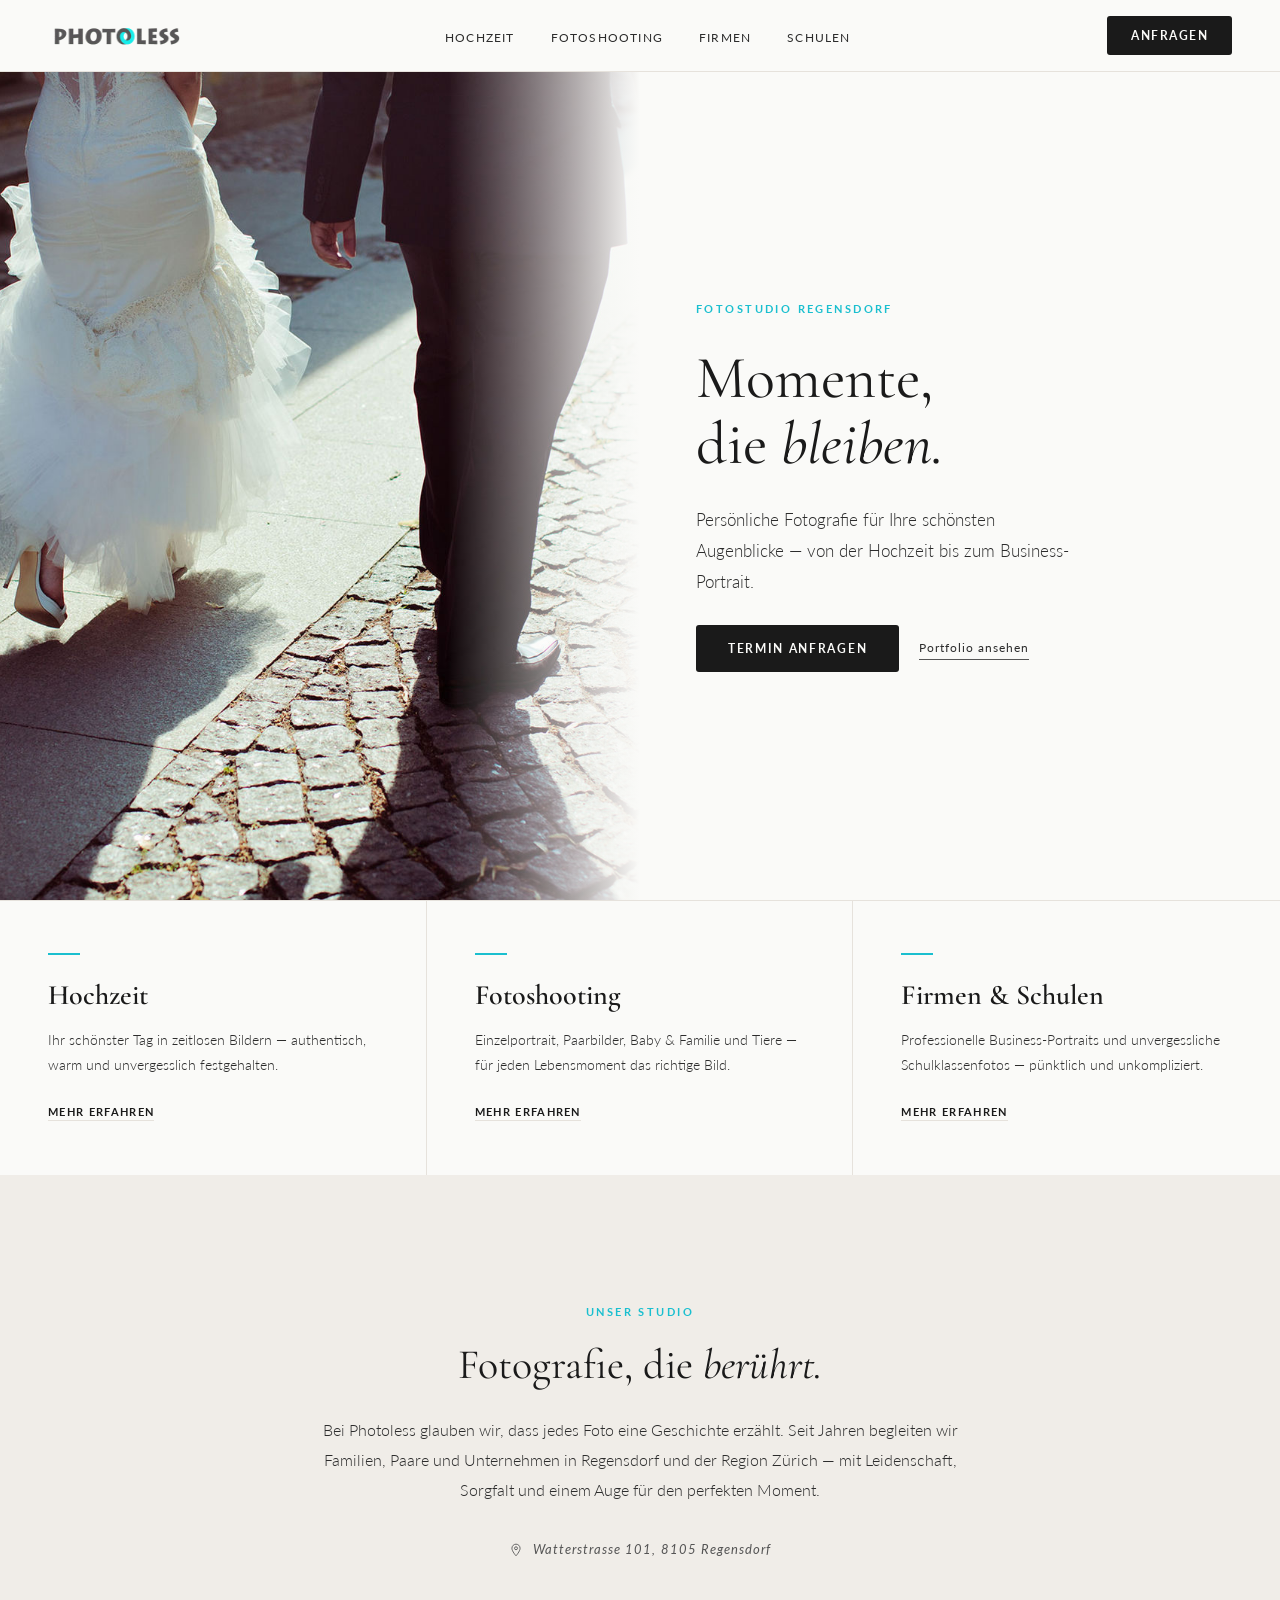
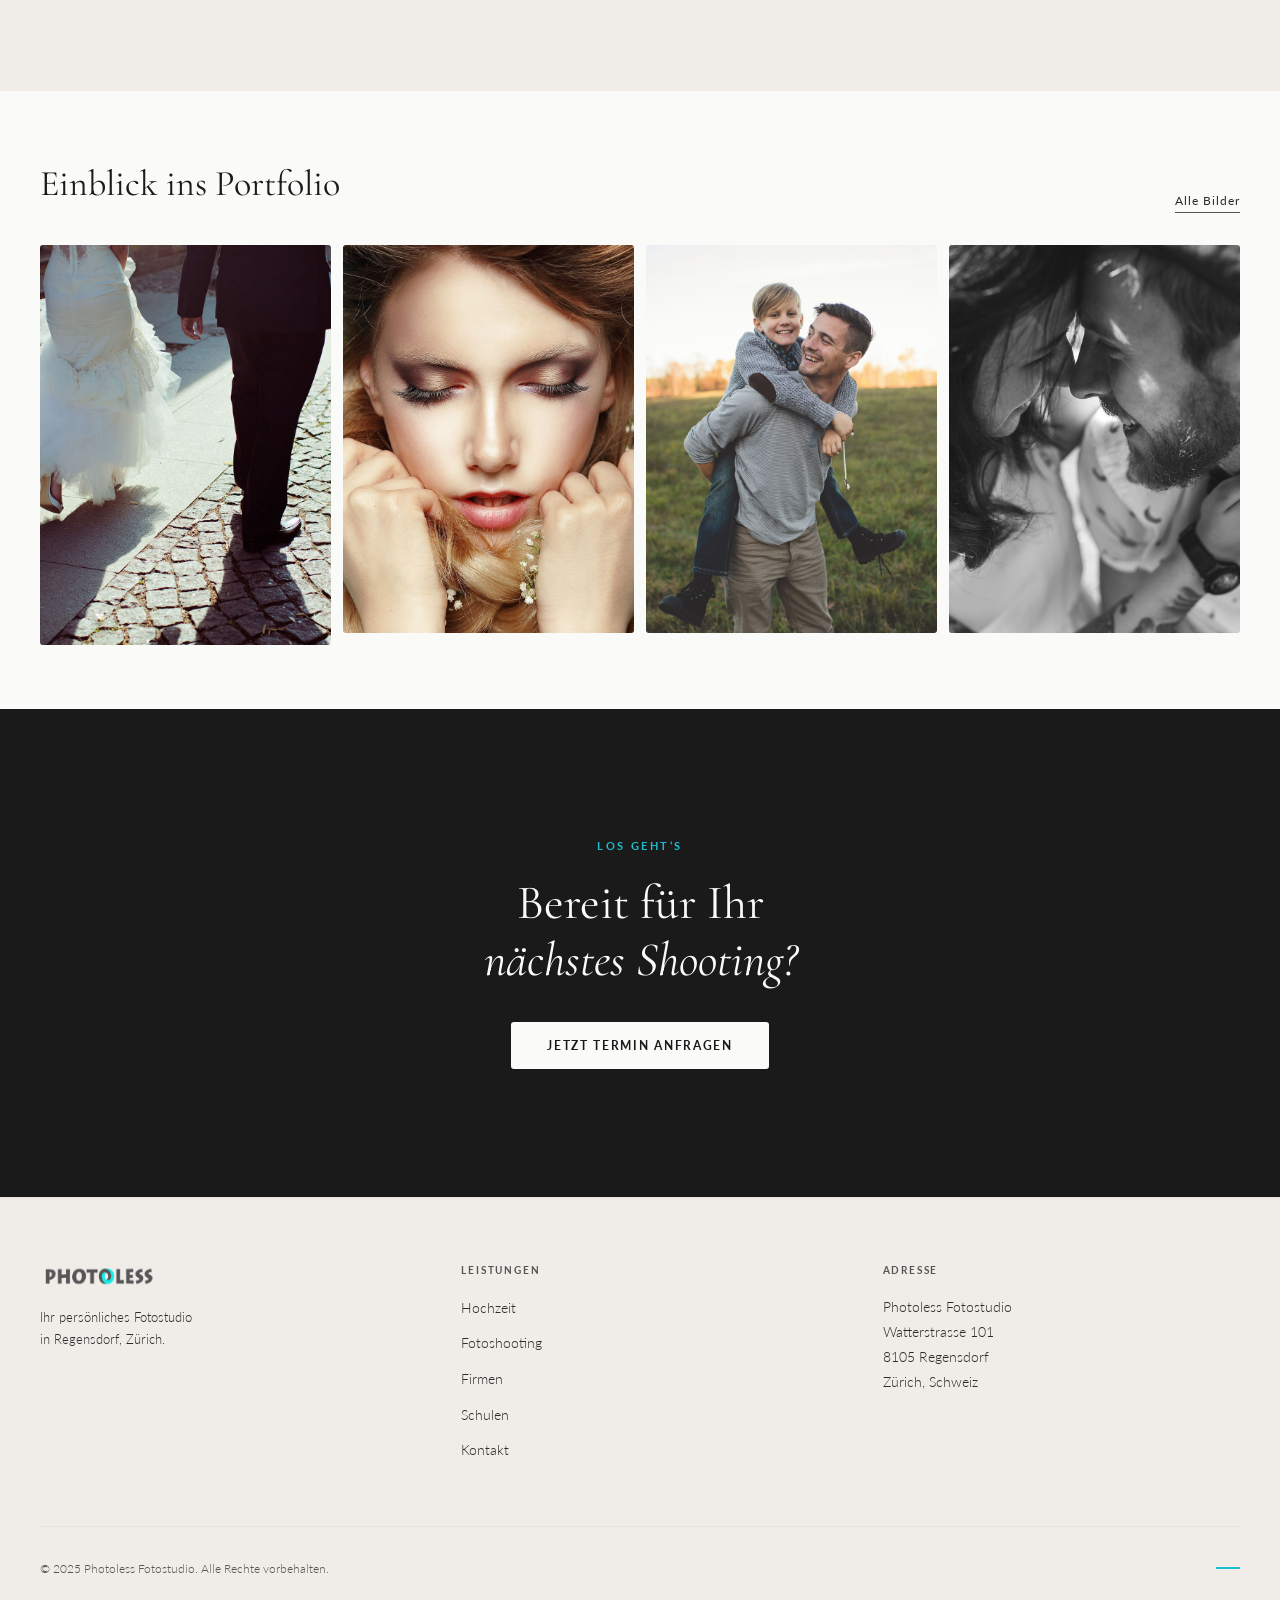
<file: index.html>
<!DOCTYPE html>
<html lang="de">
<head>
  <meta charset="UTF-8">
  <meta name="viewport" content="width=device-width, initial-scale=1.0">
  <title>Photoless &#8212; Fotostudio Regensdorf | Hochzeit, Portrait, Business</title>
  <meta name="description" content="Photoless &#8212; Ihr pers&#246;nliches Fotostudio in Regensdorf. Hochzeitsfotografie, Portraits, Businessfotos und Schulklassenbilder. Jetzt Termin anfragen.">
  <meta property="og:title" content="Photoless &#8212; Fotostudio Regensdorf">
  <meta property="og:description" content="Pers&#246;nliche Fotografie f&#252;r Ihre sch&#246;nsten Momente &#8212; Hochzeit, Portrait, Business und Schulen.">
  <meta property="og:type" content="website">
  <link rel="preconnect" href="https://fonts.googleapis.com">
  <link rel="preconnect" href="https://fonts.gstatic.com" crossorigin>
  <link href="https://fonts.googleapis.com/css2?family=Cormorant+Garamond:ital,wght@0,300;0,400;0,600;1,300;1,400&family=Lato:wght@300;400;700&display=swap" rel="stylesheet">
  <link rel="stylesheet" href="css/reset.css">
  <link rel="stylesheet" href="css/variables.css">
  <link rel="stylesheet" href="css/style.css">
</head>
<body>

<!-- ── NAVIGATION ───────────────────────────────── -->
<header class="nav" role="banner">
  <a href="index.html" class="nav__logo" aria-label="Photoless &#8212; Zur Startseite">
    <img src="assets/images/logo.png" alt="Photoless Fotostudio" width="140" height="30">
  </a>
  <nav aria-label="Hauptnavigation">
    <ul class="nav__links">
      <li><a href="hochzeit.html">Hochzeit</a></li>
      <li><a href="fotoshooting.html">Fotoshooting</a></li>
      <li><a href="firmen.html">Firmen</a></li>
      <li><a href="schulen.html">Schulen</a></li>
    </ul>
  </nav>
  <a href="kontakt.html" class="nav__cta" id="nav-cta">Anfragen</a>
  <button class="nav__toggle" id="nav-toggle" aria-label="Men&#252; &#246;ffnen" aria-expanded="false" aria-controls="nav-mobile">
    <span></span><span></span><span></span>
  </button>
</header>

<nav class="nav__mobile" id="nav-mobile" aria-label="Mobile Navigation">
  <a href="hochzeit.html">Hochzeit</a>
  <a href="fotoshooting.html">Fotoshooting</a>
  <a href="firmen.html">Firmen</a>
  <a href="schulen.html">Schulen</a>
  <a href="kontakt.html" class="btn--primary">Termin anfragen</a>
</nav>

<main id="main-content">

  <!-- ── HERO ─────────────────────────────────── -->
  <section class="hero" aria-label="Willkommen bei Photoless">
    <div class="hero__image">
      <img src="assets/images/hochzeit/03.jpg" alt="Hochzeitsfotografie Regensdorf — Photoless" loading="eager">
    </div>
    <div class="hero__text">
      <p class="hero__eyebrow fade-in">Fotostudio Regensdorf</p>
      <h1 class="hero__heading fade-in">
        Momente,<br>die <em>bleiben.</em>
      </h1>
      <p class="hero__body fade-in">
        Pers&#246;nliche Fotografie f&#252;r Ihre sch&#246;nsten Augenblicke &#8212;
        von der Hochzeit bis zum Business-Portrait.
      </p>
      <div class="hero__actions fade-in">
        <a href="kontakt.html" class="btn--primary" id="hero-cta">Termin anfragen</a>
        <a href="fotoshooting.html" class="btn--ghost" id="hero-portfolio">Portfolio ansehen</a>
      </div>
    </div>
  </section>

  <!-- ── SERVICES ──────────────────────────────── -->
  <section class="services" aria-label="Unsere Leistungen">
    <article class="services__item fade-in">
      <div class="services__bar" aria-hidden="true"></div>
      <h2 class="services__heading">Hochzeit</h2>
      <p class="services__body">
        Ihr sch&#246;nster Tag in zeitlosen Bildern &#8212; authentisch, warm
        und unvergesslich festgehalten.
      </p>
      <a href="hochzeit.html" class="services__link" id="svc-wedding">Mehr erfahren</a>
    </article>
    <article class="services__item fade-in">
      <div class="services__bar" aria-hidden="true"></div>
      <h2 class="services__heading">Fotoshooting</h2>
      <p class="services__body">
        Einzelportrait, Paarbilder, Baby &amp; Familie und Tiere &#8212;
        f&#252;r jeden Lebensmoment das richtige Bild.
      </p>
      <a href="fotoshooting.html" class="services__link" id="svc-shooting">Mehr erfahren</a>
    </article>
    <article class="services__item fade-in">
      <div class="services__bar" aria-hidden="true"></div>
      <h2 class="services__heading">Firmen &amp; Schulen</h2>
      <p class="services__body">
        Professionelle Business-Portraits und unvergessliche
        Schulklassenfotos &#8212; p&#252;nktlich und unkompliziert.
      </p>
      <a href="firmen.html" class="services__link" id="svc-business">Mehr erfahren</a>
    </article>
  </section>

  <!-- ── ABOUT ─────────────────────────────────── -->
  <section class="about" aria-label="&#220;ber Photoless">
    <div class="about__inner">
      <p class="about__eyebrow fade-in">Unser Studio</p>
      <h2 class="about__heading fade-in">
        Fotografie, die <em>ber&#252;hrt.</em>
      </h2>
      <p class="about__body fade-in">
        Bei Photoless glauben wir, dass jedes Foto eine Geschichte erz&#228;hlt.
        Seit Jahren begleiten wir Familien, Paare und Unternehmen in Regensdorf
        und der Region Z&#252;rich &#8212; mit Leidenschaft, Sorgfalt und einem
        Auge f&#252;r den perfekten Moment.
      </p>
      <address class="about__location fade-in">
        <svg width="14" height="14" viewBox="0 0 24 24" fill="none" stroke="currentColor" stroke-width="1.5" aria-hidden="true">
          <path d="M12 2C8.13 2 5 5.13 5 9c0 5.25 7 13 7 13s7-7.75 7-13c0-3.87-3.13-7-7-7z"/>
          <circle cx="12" cy="9" r="2.5"/>
        </svg>
        Watterstrasse 101, 8105 Regensdorf
      </address>
    </div>
  </section>

  <!-- ── GALLERY TEASE ─────────────────────────── -->
  <section class="gallery" aria-label="Portfolio Einblick">
    <div class="gallery__header fade-in">
      <h2 class="gallery__heading">Einblick ins Portfolio</h2>
      <a href="fotoshooting.html" class="btn--ghost" id="gallery-more">Alle Bilder</a>
    </div>
    <div class="gallery__grid">
      <div class="gallery__item fade-in"><img src="assets/images/hochzeit/03.jpg" alt="Hochzeitsfotografie" loading="lazy"></div>
      <div class="gallery__item fade-in"><img src="assets/images/einzeln/03.jpg" alt="Einzelshooting Portrait" loading="lazy"></div>
      <div class="gallery__item fade-in"><img src="assets/images/familie/03.jpg" alt="Baby und Familie" loading="lazy"></div>
      <div class="gallery__item fade-in"><img src="assets/images/paar/03.jpg" alt="Paarbilder" loading="lazy"></div>
    </div>
  </section>

  <!-- ── CTA BANNER ────────────────────────────── -->
  <section class="cta-banner" aria-label="Termin anfragen">
    <p class="cta-banner__eyebrow fade-in">Los geht&#8217;s</p>
    <h2 class="cta-banner__heading fade-in">
      Bereit f&#252;r Ihr<br><em>n&#228;chstes Shooting?</em>
    </h2>
    <a href="kontakt.html" class="btn--light fade-in" id="banner-cta">Jetzt Termin anfragen</a>
  </section>

</main>

<!-- ── FOOTER ─────────────────────────────────── -->
<footer class="footer" role="contentinfo">
  <div class="footer__inner">
    <div>
      <a href="index.html" class="footer__logo" aria-label="Photoless Startseite">
        <img src="assets/images/logo.png" alt="Photoless" width="120" height="26">
      </a>
      <p class="footer__tagline">
        Ihr pers&#246;nliches Fotostudio<br>in Regensdorf, Z&#252;rich.
      </p>
    </div>
    <nav aria-label="Footer Navigation">
      <p class="footer__heading">Leistungen</p>
      <ul class="footer__links">
        <li><a href="hochzeit.html">Hochzeit</a></li>
        <li><a href="fotoshooting.html">Fotoshooting</a></li>
        <li><a href="firmen.html">Firmen</a></li>
        <li><a href="schulen.html">Schulen</a></li>
        <li><a href="kontakt.html">Kontakt</a></li>
      </ul>
    </nav>
    <div>
      <p class="footer__heading">Adresse</p>
      <address class="footer__address">
        Photoless Fotostudio<br>
        Watterstrasse 101<br>
        8105 Regensdorf<br>
        Z&#252;rich, Schweiz
      </address>
    </div>
  </div>
  <div class="footer__bottom">
    <p class="footer__copy">&copy; 2025 Photoless Fotostudio. Alle Rechte vorbehalten.</p>
    <div class="footer__accent" aria-hidden="true"></div>
  </div>
</footer>

<script src="js/main.js"></script>
</body>
</html>
</file>
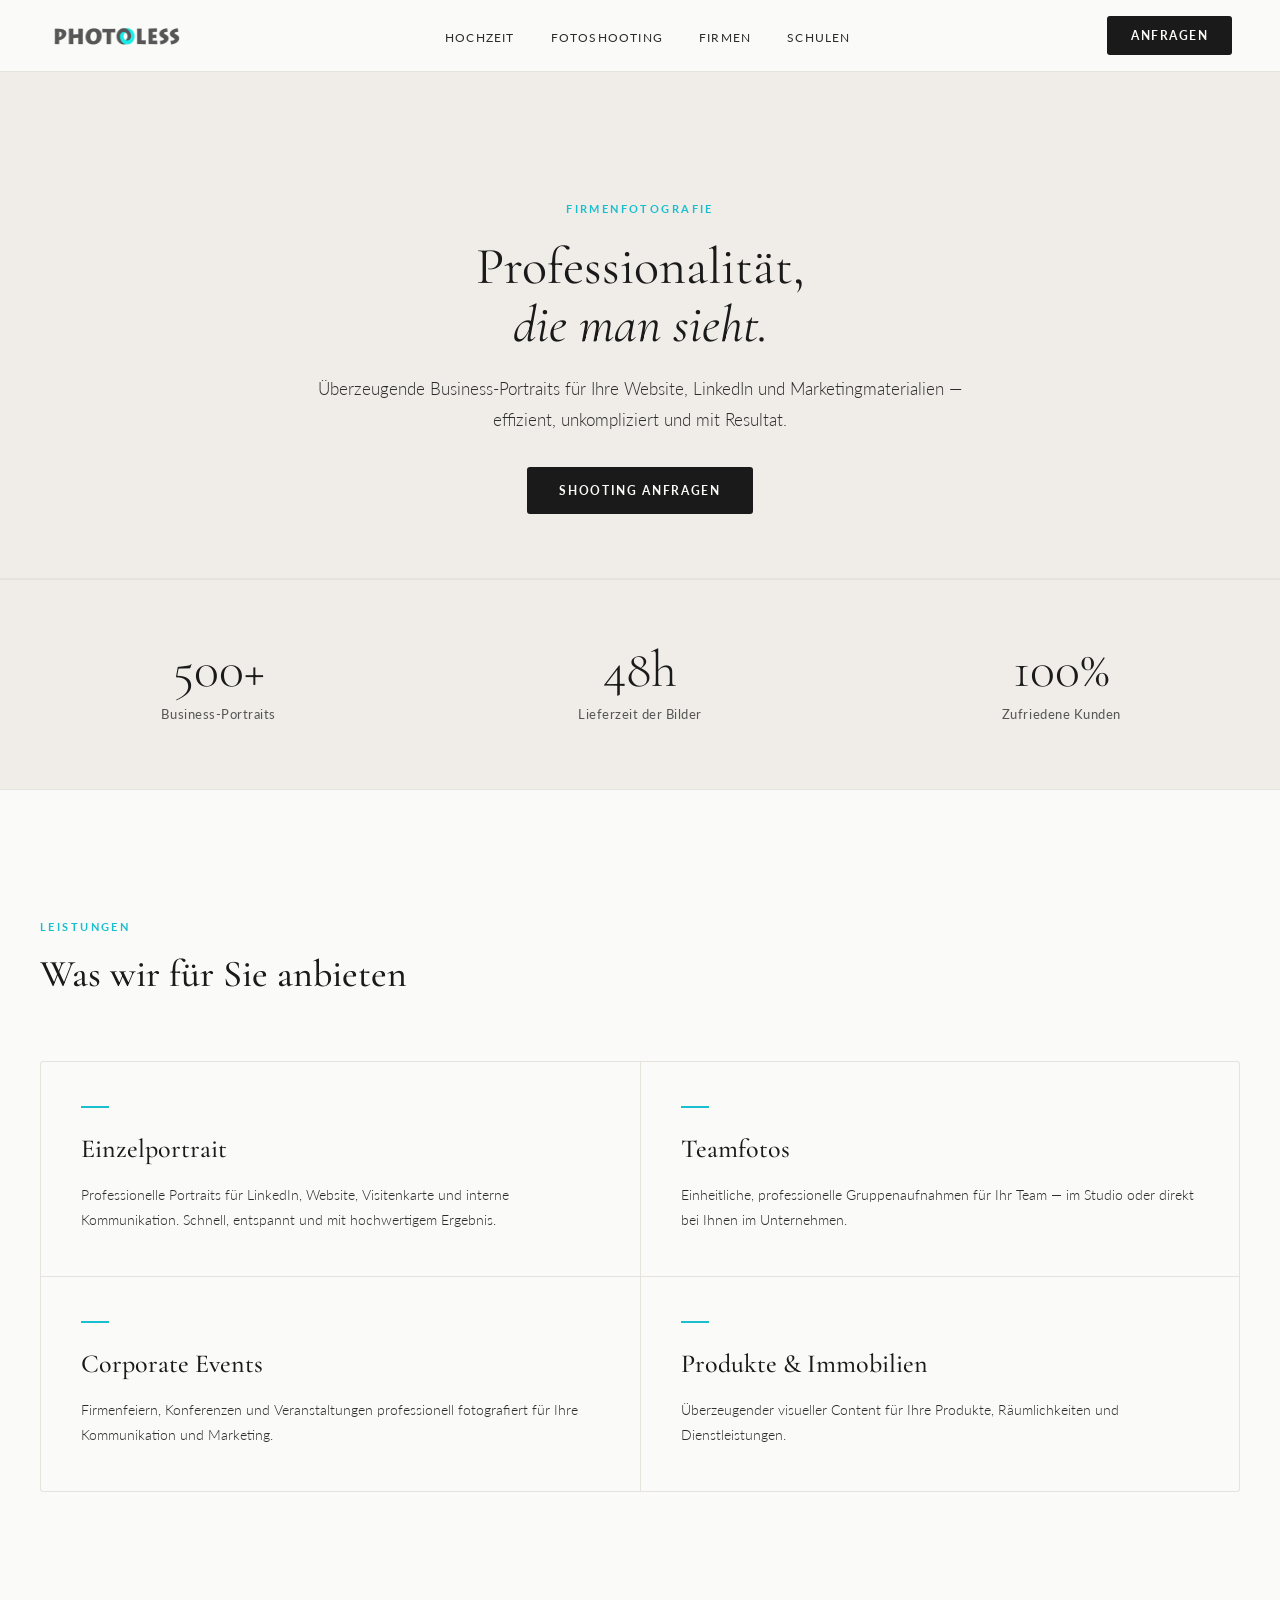
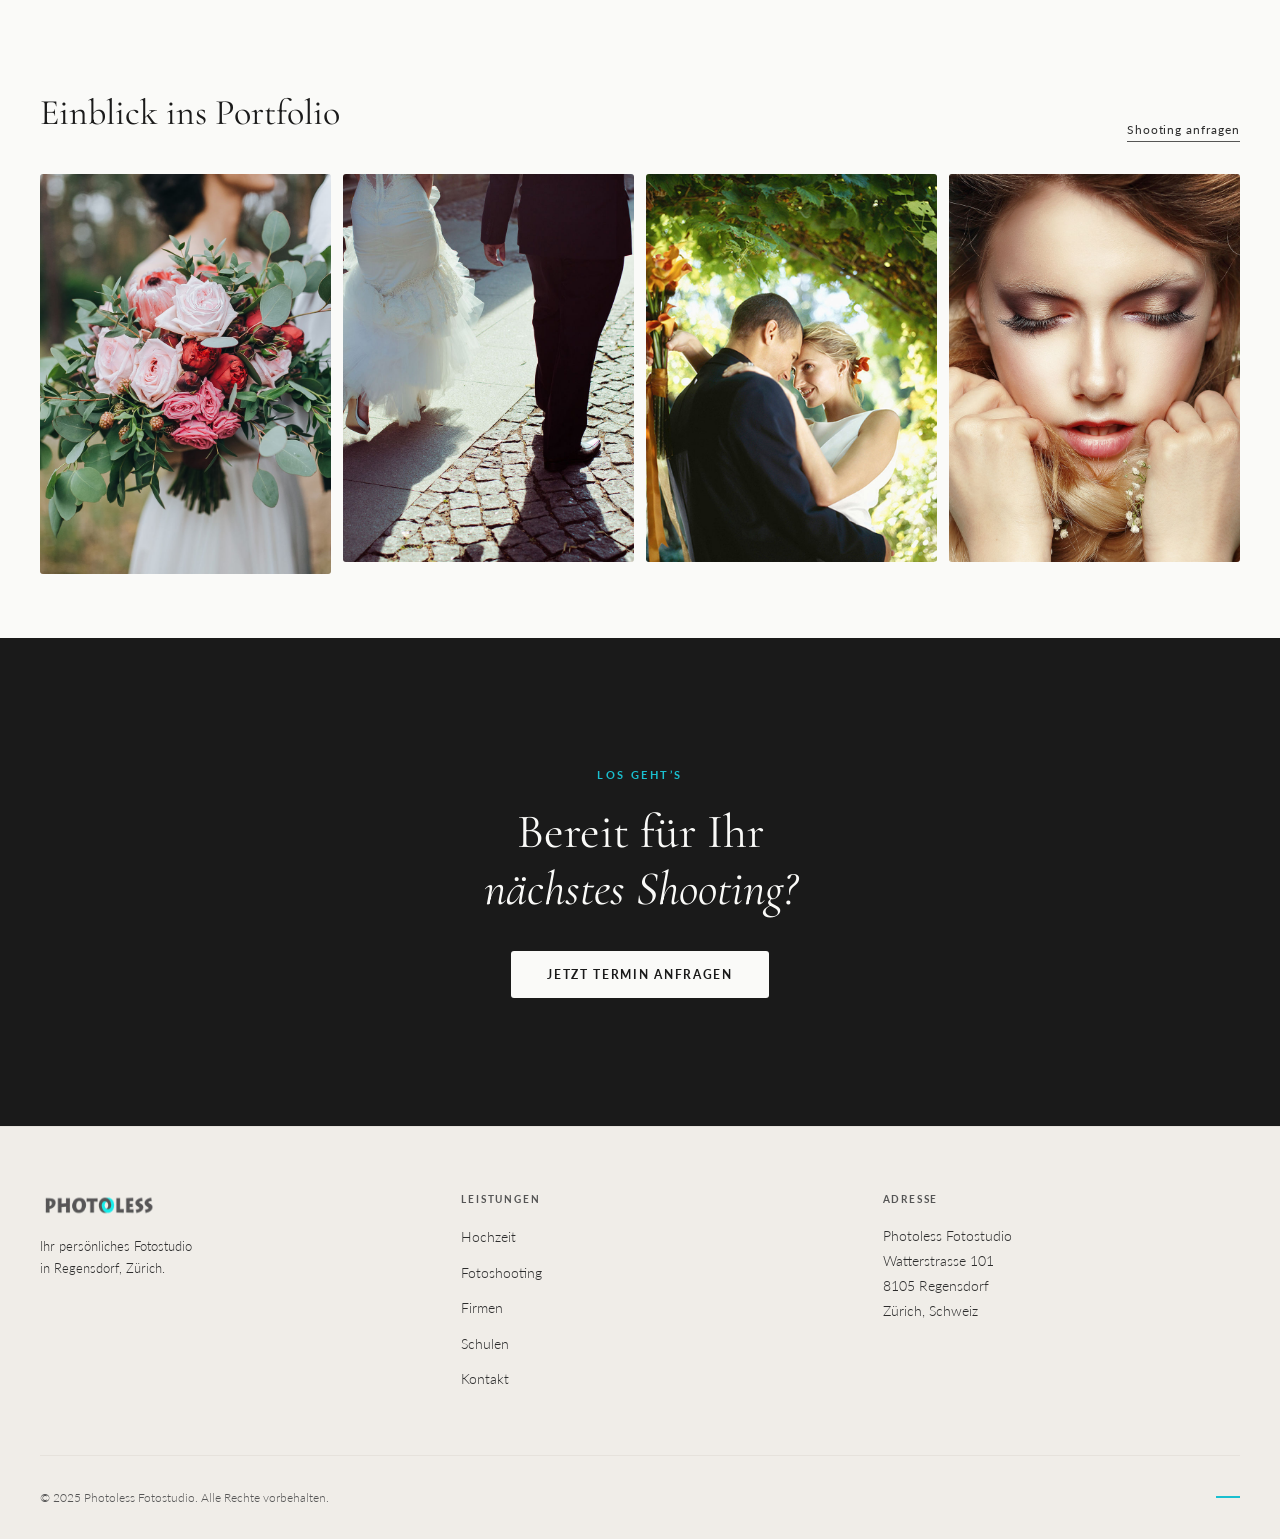
<file: firmen.html>
<!DOCTYPE html>
<html lang="de">
<head>
  <meta charset="UTF-8">
  <meta name="viewport" content="width=device-width, initial-scale=1.0">
  <title>Firmenfotografie Regensdorf &#8212; Photoless | Business-Portraits Z&#252;rich</title>
  <meta name="description" content="Professionelle Business-Portraits, Teamfotos und Corporate-Fotografie f&#252;r Unternehmen in Z&#252;rich und Regensdorf.">
  <meta property="og:title" content="Firmenfotografie Regensdorf &#8212; Photoless | Business-Portraits Z&#252;rich">
  <meta property="og:description" content="Professionelle Business-Portraits, Teamfotos und Corporate-Fotografie f&#252;r Unternehmen in Z&#252;rich und Regensdorf.">
  <meta property="og:type" content="website">
  <link rel="preconnect" href="https://fonts.googleapis.com">
  <link rel="preconnect" href="https://fonts.gstatic.com" crossorigin>
  <link href="https://fonts.googleapis.com/css2?family=Cormorant+Garamond:ital,wght@0,300;0,400;0,600;1,300;1,400&family=Lato:wght@300;400;700&display=swap" rel="stylesheet">
  <link rel="stylesheet" href="css/reset.css">
  <link rel="stylesheet" href="css/variables.css">
  <link rel="stylesheet" href="css/style.css">
</head>
<body><header class="nav" role="banner">
  <a href="index.html" class="nav__logo" aria-label="Photoless &#8212; Zur Startseite">
    <img src="assets/images/logo.png" alt="Photoless Fotostudio" width="140" height="30">
  </a>
  <nav aria-label="Hauptnavigation"><ul class="nav__links"><li><a href="hochzeit.html">Hochzeit</a></li><li><a href="fotoshooting.html">Fotoshooting</a></li><li><a href="firmen.html" aria-current=page>Firmen</a></li><li><a href="schulen.html">Schulen</a></li></ul></nav>
  <a href="kontakt.html" class="nav__cta" id="nav-cta">Anfragen</a>
  <button class="nav__toggle" id="nav-toggle" aria-label="Men&#252; &#246;ffnen" aria-expanded="false" aria-controls="nav-mobile">
    <span></span><span></span><span></span>
  </button>
</header>
<nav class="nav__mobile" id="nav-mobile" aria-label="Mobile Navigation">
  <a href="hochzeit.html">Hochzeit</a>
  <a href="fotoshooting.html">Fotoshooting</a>
  <a href="firmen.html">Firmen</a>
  <a href="schulen.html">Schulen</a>
  <a href="kontakt.html" class="btn--primary">Termin anfragen</a>
</nav>
<main id="main-content">
  <section class="page-hero">
    <div class="page-hero__inner">
      <p class="page-hero__eyebrow fade-in">Firmenfotografie</p>
      <h1 class="page-hero__heading fade-in">Professionalit&#228;t,<br><em>die man sieht.</em></h1>
      <p class="page-hero__body fade-in">&#220;berzeugende Business-Portraits f&#252;r Ihre Website, LinkedIn und Marketingmaterialien &#8212; effizient, unkompliziert und mit Resultat.</p>
      <a href="kontakt.html" class="btn--primary fade-in" id="firmen-cta">Shooting anfragen</a>
    </div>
  </section>

  <section class="trust" aria-label="Zahlen">
    <div class="trust__inner">
      <div class="fade-in">
        <p class="trust__num">500+</p>
        <p class="trust__label">Business-Portraits</p>
      </div>
      <div class="fade-in">
        <p class="trust__num">48h</p>
        <p class="trust__label">Lieferzeit der Bilder</p>
      </div>
      <div class="fade-in">
        <p class="trust__num">100%</p>
        <p class="trust__label">Zufriedene Kunden</p>
      </div>
    </div>
  </section>

  <section class="biz-services" aria-label="Leistungen">
    <div class="biz-services__inner">
      <p class="process__label fade-in">Leistungen</p>
      <h2 class="process__heading fade-in">Was wir f&#252;r Sie anbieten</h2>
      <div class="biz-services__grid">
        <div class="biz-card fade-in">
          <div class="biz-card__bar"></div>
          <h3 class="biz-card__heading">Einzelportrait</h3>
          <p class="biz-card__body">Professionelle Portraits f&#252;r LinkedIn, Website, Visitenkarte und interne Kommunikation. Schnell, entspannt und mit hochwertigem Ergebnis.</p>
        </div>
        <div class="biz-card fade-in">
          <div class="biz-card__bar"></div>
          <h3 class="biz-card__heading">Teamfotos</h3>
          <p class="biz-card__body">Einheitliche, professionelle Gruppenaufnahmen f&#252;r Ihr Team &#8212; im Studio oder direkt bei Ihnen im Unternehmen.</p>
        </div>
        <div class="biz-card fade-in">
          <div class="biz-card__bar"></div>
          <h3 class="biz-card__heading">Corporate Events</h3>
          <p class="biz-card__body">Firmenfeiern, Konferenzen und Veranstaltungen professionell fotografiert f&#252;r Ihre Kommunikation und Marketing.</p>
        </div>
        <div class="biz-card fade-in">
          <div class="biz-card__bar"></div>
          <h3 class="biz-card__heading">Produkte &amp; Immobilien</h3>
          <p class="biz-card__body">&#220;berzeugender visueller Content f&#252;r Ihre Produkte, R&#228;umlichkeiten und Dienstleistungen.</p>
        </div>
      </div>
    </div>
  </section>


  <section class="gallery" aria-label="Portfolio Einblick">
    <div class="gallery__header fade-in">
      <h2 class="gallery__heading">Einblick ins Portfolio</h2>
      <a href="kontakt.html" class="btn--ghost" id="firmen-gallery-cta">Shooting anfragen</a>
    </div>
    <div class="gallery__grid">
      <div class="gallery__item fade-in"><img src="assets/images/hochzeit/02.jpg" alt="Fotografie Portfolio" loading="lazy"></div>
      <div class="gallery__item fade-in"><img src="assets/images/hochzeit/03.jpg" alt="Fotografie Portfolio" loading="lazy"></div>
      <div class="gallery__item fade-in"><img src="assets/images/hochzeit/04.jpg" alt="Fotografie Portfolio" loading="lazy"></div>
      <div class="gallery__item fade-in"><img src="assets/images/einzeln/03.jpg" alt="Business Portrait" loading="lazy"></div>
    </div>
  </section>

  <section class="cta-banner" aria-label="Termin anfragen">
  <p class="cta-banner__eyebrow fade-in">Los geht&#8217;s</p>
  <h2 class="cta-banner__heading fade-in">Bereit f&#252;r Ihr<br><em>n&#228;chstes Shooting?</em></h2>
  <a href="kontakt.html" class="btn--light fade-in" id="banner-cta">Jetzt Termin anfragen</a>
</section>
</main>
<footer class="footer" role="contentinfo">
  <div class="footer__inner">
    <div>
      <a href="index.html" class="footer__logo"><img src="assets/images/logo.png" alt="Photoless" width="120" height="26"></a>
      <p class="footer__tagline">Ihr pers&#246;nliches Fotostudio<br>in Regensdorf, Z&#252;rich.</p>
    </div>
    <nav aria-label="Footer Navigation">
      <p class="footer__heading">Leistungen</p>
      <ul class="footer__links">
        <li><a href="hochzeit.html">Hochzeit</a></li>
        <li><a href="fotoshooting.html">Fotoshooting</a></li>
        <li><a href="firmen.html">Firmen</a></li>
        <li><a href="schulen.html">Schulen</a></li>
        <li><a href="kontakt.html">Kontakt</a></li>
      </ul>
    </nav>
    <div>
      <p class="footer__heading">Adresse</p>
      <address class="footer__address">Photoless Fotostudio<br>Watterstrasse 101<br>8105 Regensdorf<br>Z&#252;rich, Schweiz</address>
    </div>
  </div>
  <div class="footer__bottom">
    <p class="footer__copy">&copy; 2025 Photoless Fotostudio. Alle Rechte vorbehalten.</p>
    <div class="footer__accent" aria-hidden="true"></div>
  </div>
</footer>
<script src="js/main.js"></script>
</body>
</html>
</file>
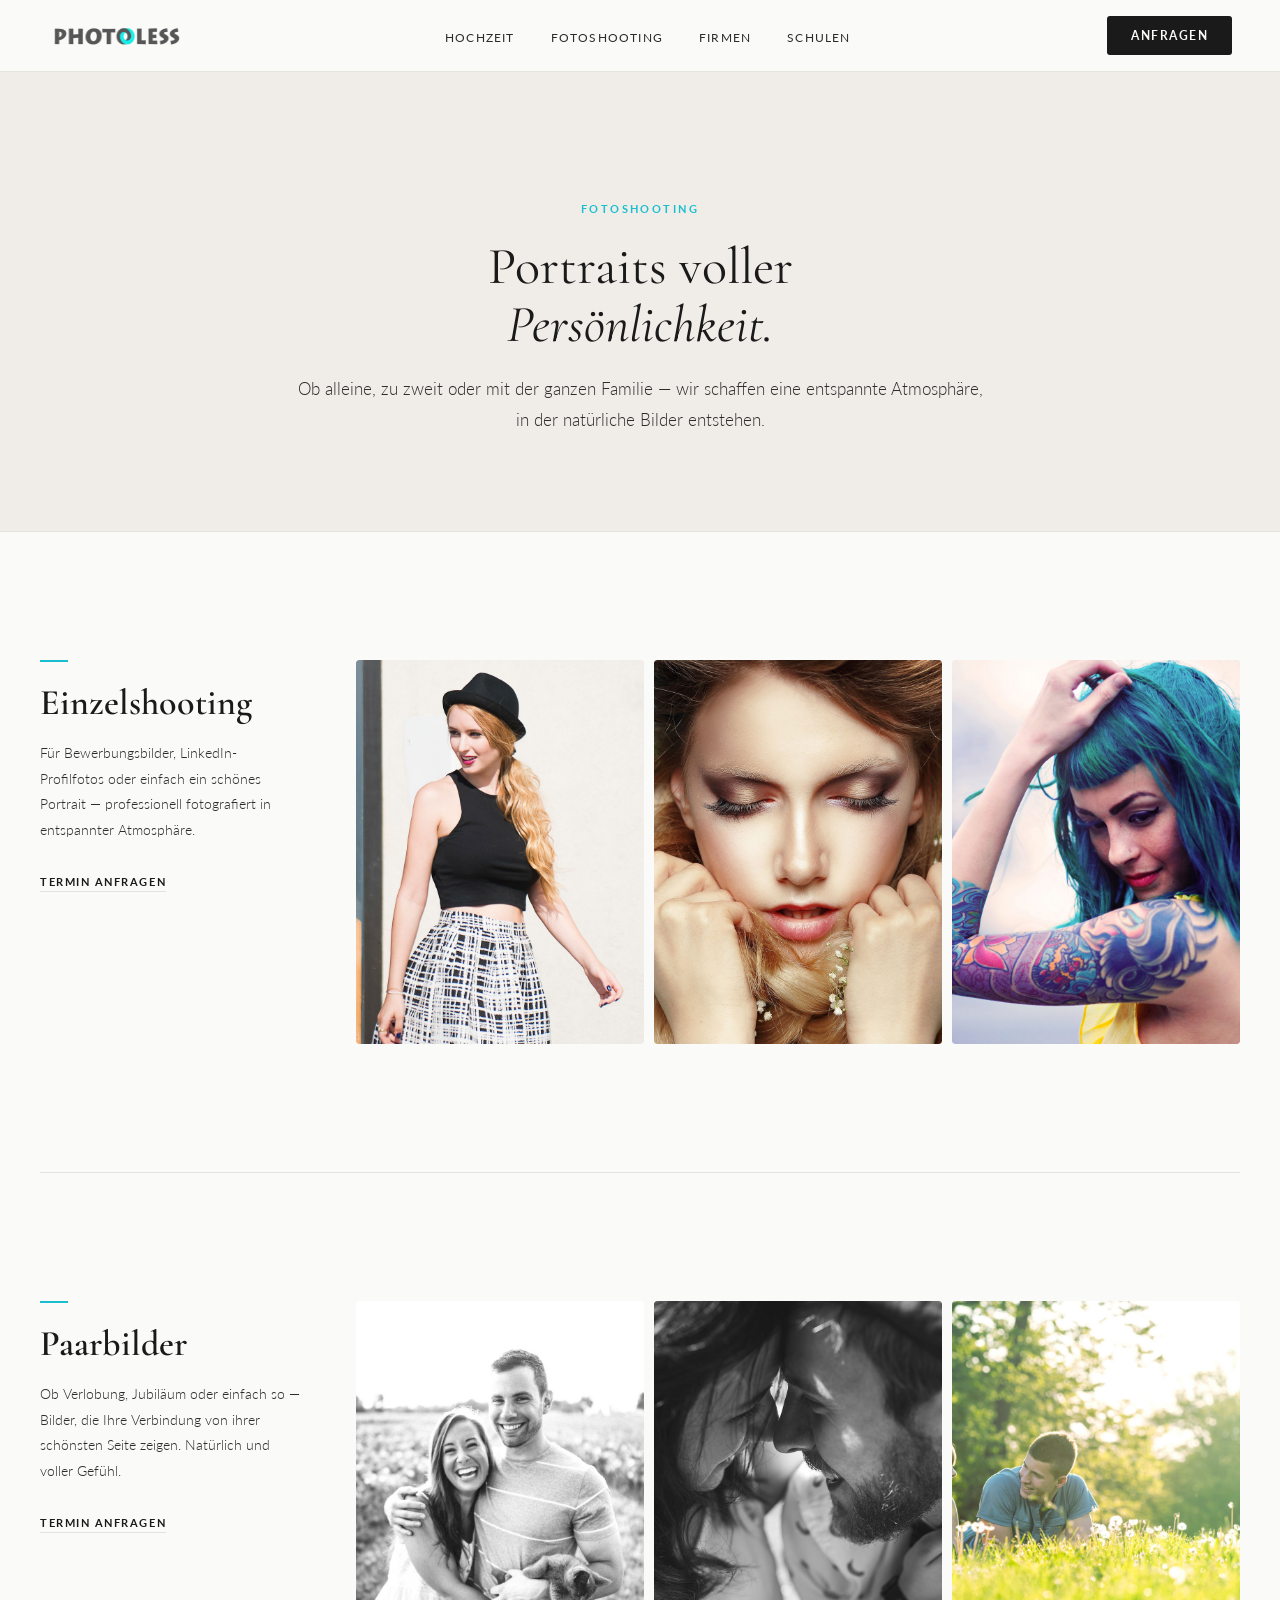
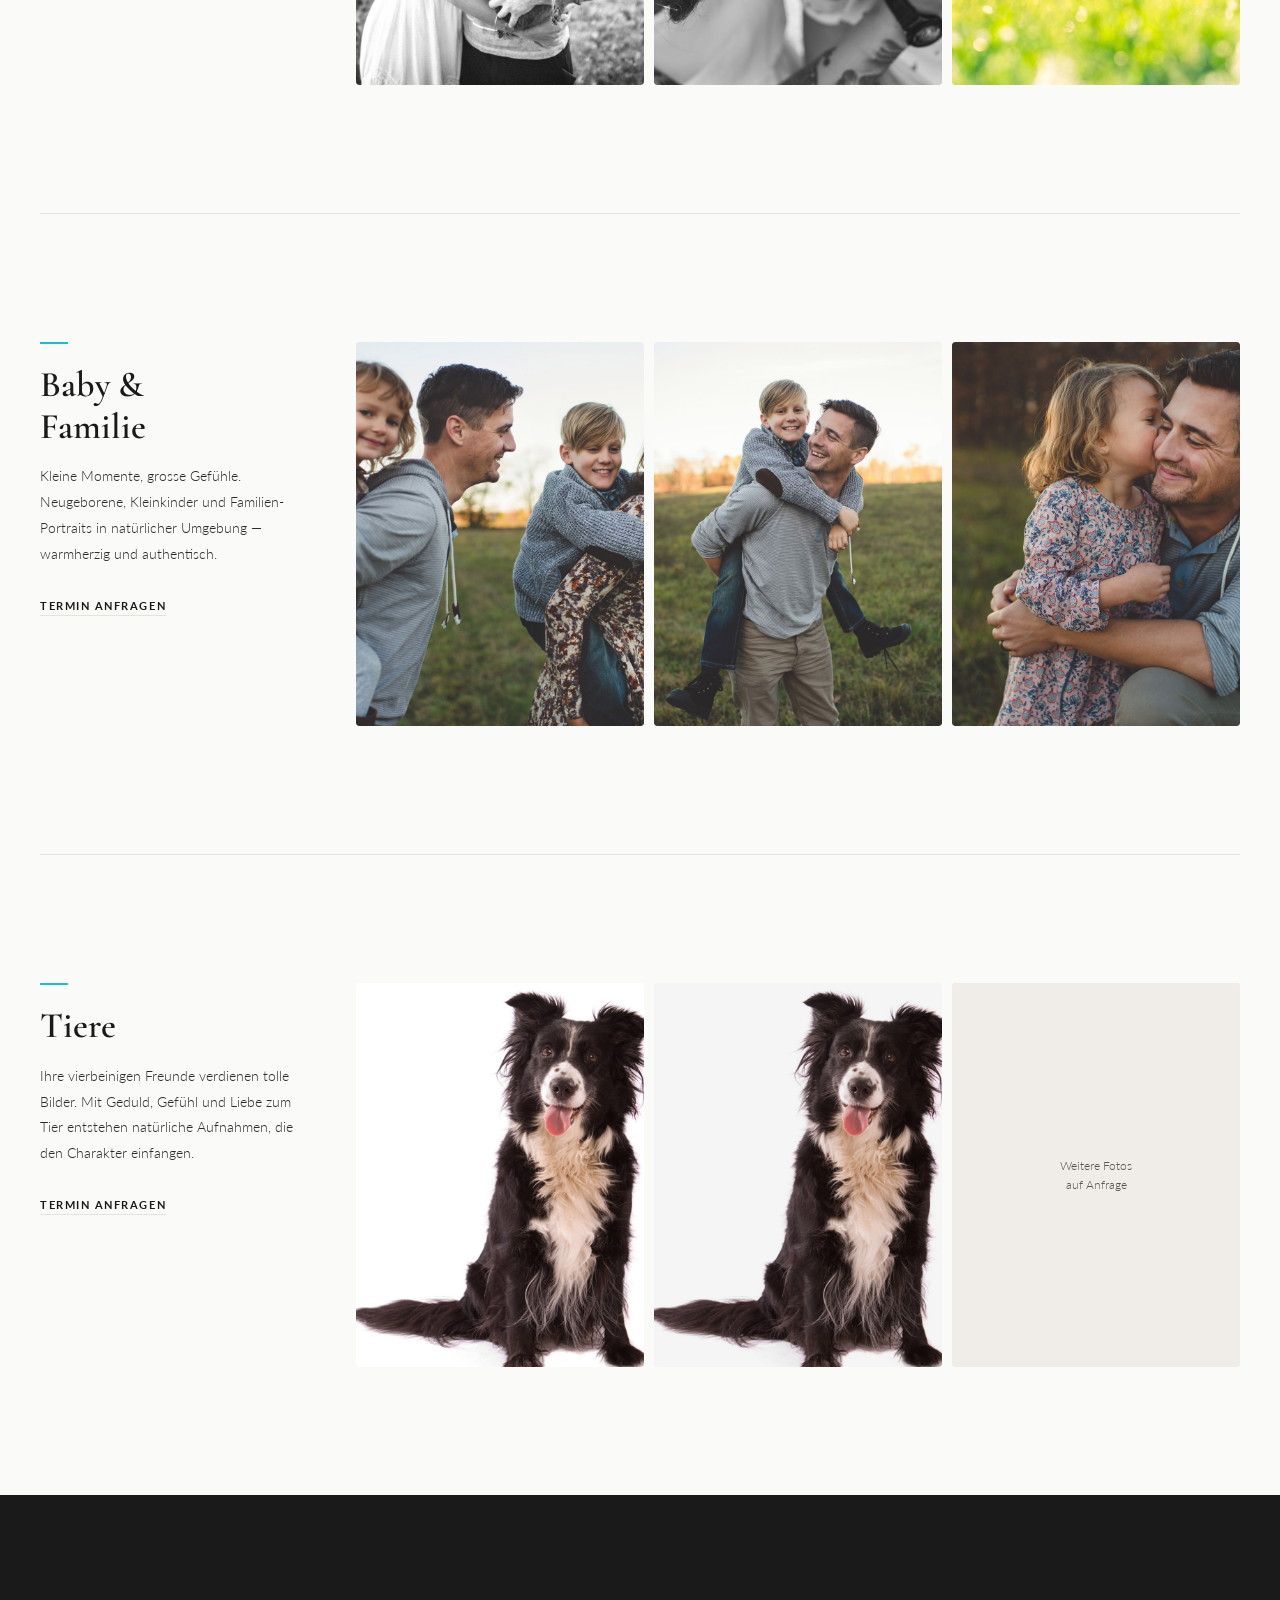
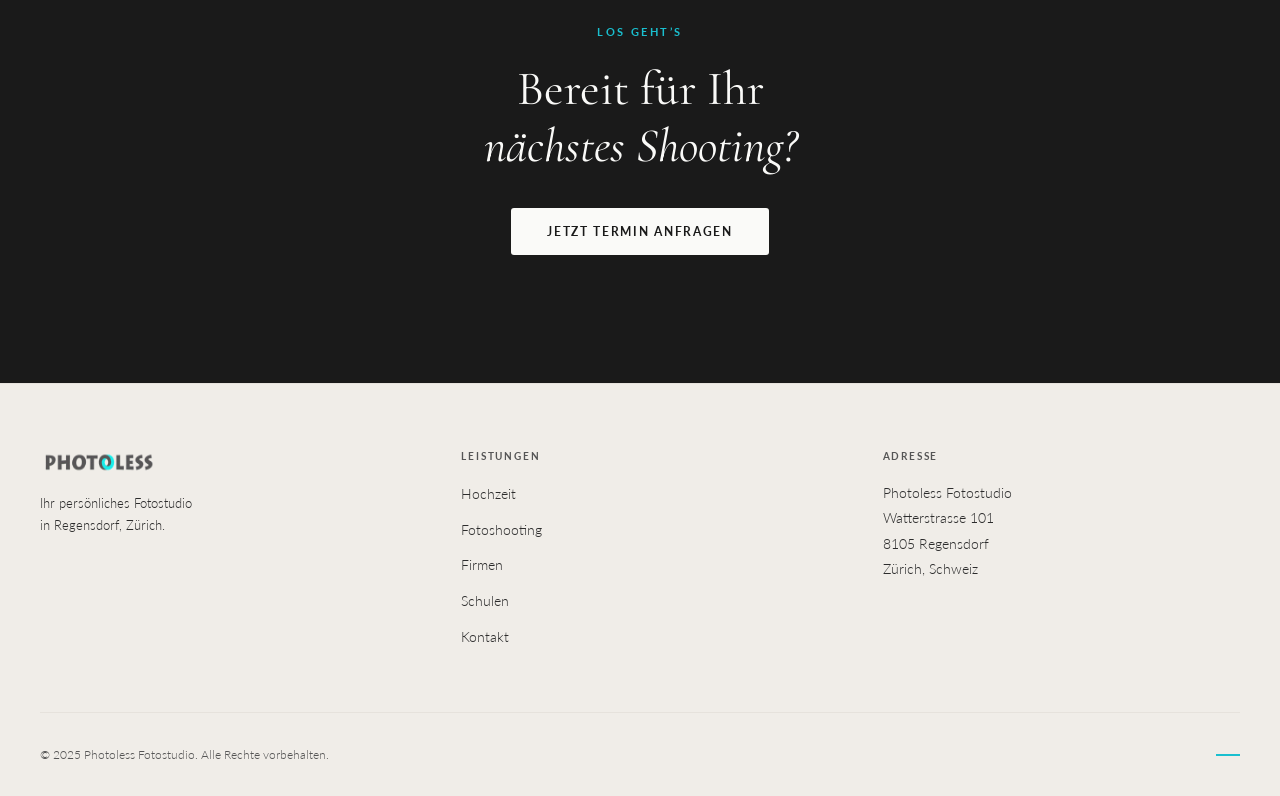
<file: fotoshooting.html>
<!DOCTYPE html>
<html lang="de">
<head>
  <meta charset="UTF-8">
  <meta name="viewport" content="width=device-width, initial-scale=1.0">
  <title>Fotoshooting Regensdorf &#8212; Photoless | Portrait, Familie, Tiere</title>
  <meta name="description" content="Einzelportrait, Paarbilder, Baby &amp; Familie und Tierfotos in Regensdorf. Entspannte Atmosph&#228;re f&#252;r nat&#252;rliche Bilder.">
  <meta property="og:title" content="Fotoshooting Regensdorf &#8212; Photoless | Portrait, Familie, Tiere">
  <meta property="og:description" content="Einzelportrait, Paarbilder, Baby &amp; Familie und Tierfotos in Regensdorf. Entspannte Atmosph&#228;re f&#252;r nat&#252;rliche Bilder.">
  <meta property="og:type" content="website">
  <link rel="preconnect" href="https://fonts.googleapis.com">
  <link rel="preconnect" href="https://fonts.gstatic.com" crossorigin>
  <link href="https://fonts.googleapis.com/css2?family=Cormorant+Garamond:ital,wght@0,300;0,400;0,500;0,600;1,300;1,400&family=Lato:wght@300;400;700&display=swap" rel="stylesheet">
  <link rel="stylesheet" href="css/reset.css">
  <link rel="stylesheet" href="css/variables.css">
  <link rel="stylesheet" href="css/style.css">
</head>
<body><header class="nav" role="banner">
  <a href="index.html" class="nav__logo" aria-label="Photoless &#8212; Zur Startseite">
    <img src="assets/images/logo.png" alt="Photoless Fotostudio" width="140" height="30">
  </a>
  <nav aria-label="Hauptnavigation"><ul class="nav__links"><li><a href="hochzeit.html">Hochzeit</a></li><li><a href="fotoshooting.html" aria-current=page>Fotoshooting</a></li><li><a href="firmen.html">Firmen</a></li><li><a href="schulen.html">Schulen</a></li></ul></nav>
  <a href="kontakt.html" class="nav__cta" id="nav-cta">Anfragen</a>
  <button class="nav__toggle" id="nav-toggle" aria-label="Men&#252; &#246;ffnen" aria-expanded="false" aria-controls="nav-mobile">
    <span></span><span></span><span></span>
  </button>
</header>
<nav class="nav__mobile" id="nav-mobile" aria-label="Mobile Navigation">
  <a href="hochzeit.html">Hochzeit</a>
  <a href="fotoshooting.html">Fotoshooting</a>
  <a href="firmen.html">Firmen</a>
  <a href="schulen.html">Schulen</a>
  <a href="kontakt.html" class="btn--primary">Termin anfragen</a>
</nav>
<main id="main-content">
  <section class="page-hero">
    <div class="page-hero__inner">
      <p class="page-hero__eyebrow fade-in">Fotoshooting</p>
      <h1 class="page-hero__heading fade-in">Portraits voller<br><em>Pers&#246;nlichkeit.</em></h1>
      <p class="page-hero__body fade-in">Ob alleine, zu zweit oder mit der ganzen Familie &#8212; wir schaffen eine entspannte Atmosph&#228;re, in der nat&#252;rliche Bilder entstehen.</p>
    </div>
  </section>

  <section class="type-sections" aria-label="Shooting-Kategorien">
    <div class="type-sections__inner">

      <!-- EINZELSHOOTING -->
      <div class="type-section fade-in">
        <aside class="type-section__sidebar">
          <div class="type-section__bar"></div>
          <h2 class="type-section__heading">Einzel&shy;shooting</h2>
          <p class="type-section__body">F&#252;r Bewerbungsbilder, LinkedIn-Profilfotos oder einfach ein sch&#246;nes Portrait &#8212; professionell fotografiert in entspannter Atmosph&#228;re.</p>
          <a href="kontakt.html" class="type-section__link" id="link-einzeln">Termin anfragen</a>
        </aside>
        <div class="type-gallery">
          <a href="assets/images/einzeln/02.jpg"><img src="assets/images/einzeln/02.jpg" alt="Einzelshooting Portrait 1" loading="lazy"></a>
          <a href="assets/images/einzeln/03.jpg"><img src="assets/images/einzeln/03.jpg" alt="Einzelshooting Portrait 2" loading="lazy"></a>
          <a href="assets/images/einzeln/04.jpg"><img src="assets/images/einzeln/04.jpg" alt="Einzelshooting Portrait 3" loading="lazy"></a>
        </div>
      </div>

      <!-- PAARBILDER -->
      <div class="type-section fade-in">
        <aside class="type-section__sidebar">
          <div class="type-section__bar"></div>
          <h2 class="type-section__heading">Paar&shy;bilder</h2>
          <p class="type-section__body">Ob Verlobung, Jubil&#228;um oder einfach so &#8212; Bilder, die Ihre Verbindung von ihrer sch&#246;nsten Seite zeigen. Nat&#252;rlich und voller Gef&#252;hl.</p>
          <a href="kontakt.html" class="type-section__link" id="link-paar">Termin anfragen</a>
        </aside>
        <div class="type-gallery">
          <a href="assets/images/paar/02.jpg"><img src="assets/images/paar/02.jpg" alt="Paarbilder 1" loading="lazy"></a>
          <a href="assets/images/paar/03.jpg"><img src="assets/images/paar/03.jpg" alt="Paarbilder 2" loading="lazy"></a>
          <a href="assets/images/paar/04.jpg"><img src="assets/images/paar/04.jpg" alt="Paarbilder 3" loading="lazy"></a>
        </div>
      </div>

      <!-- BABY & FAMILIE -->
      <div class="type-section fade-in">
        <aside class="type-section__sidebar">
          <div class="type-section__bar"></div>
          <h2 class="type-section__heading">Baby &amp;<br>Familie</h2>
          <p class="type-section__body">Kleine Momente, grosse Gef&#252;hle. Neugeborene, Kleinkinder und Familien-Portraits in nat&#252;rlicher Umgebung &#8212; warmherzig und authentisch.</p>
          <a href="kontakt.html" class="type-section__link" id="link-familie">Termin anfragen</a>
        </aside>
        <div class="type-gallery">
          <a href="assets/images/familie/02.jpg"><img src="assets/images/familie/02.jpg" alt="Baby und Familie 1" loading="lazy"></a>
          <a href="assets/images/familie/03.jpg"><img src="assets/images/familie/03.jpg" alt="Baby und Familie 2" loading="lazy"></a>
          <a href="assets/images/familie/04.jpg"><img src="assets/images/familie/04.jpg" alt="Baby und Familie 3" loading="lazy"></a>
        </div>
      </div>

      <!-- TIERE -->
      <div class="type-section fade-in">
        <aside class="type-section__sidebar">
          <div class="type-section__bar"></div>
          <h2 class="type-section__heading">Tiere</h2>
          <p class="type-section__body">Ihre vierbeinigen Freunde verdienen tolle Bilder. Mit Geduld, Gef&#252;hl und Liebe zum Tier entstehen nat&#252;rliche Aufnahmen, die den Charakter einfangen.</p>
          <a href="kontakt.html" class="type-section__link" id="link-tiere">Termin anfragen</a>
        </aside>
        <div class="type-gallery type-gallery--wide">
          <a href="assets/images/tiere/02.jpg"><img src="assets/images/tiere/02.jpg" alt="Tierfoto 1" loading="lazy"></a>
          <a href="assets/images/tiere/02.jpg"><img src="assets/images/tiere/02.jpg" alt="Tierfoto 2" loading="lazy" style="filter:brightness(.96)"></a>
          <div style="background:var(--color-surface);border-radius:3px;aspect-ratio:3/4;display:flex;align-items:center;justify-content:center">
            <p style="font-family:var(--font-body);font-size:12px;color:var(--color-muted);text-align:center;padding:16px">Weitere Fotos<br>auf Anfrage</p>
          </div>
        </div>
      </div>

    </div>
  </section>

  <section class="cta-banner" aria-label="Termin anfragen">
  <p class="cta-banner__eyebrow fade-in">Los geht&#8217;s</p>
  <h2 class="cta-banner__heading fade-in">Bereit f&#252;r Ihr<br><em>n&#228;chstes Shooting?</em></h2>
  <a href="kontakt.html" class="btn--light fade-in" id="banner-cta">Jetzt Termin anfragen</a>
</section>
</main>
<footer class="footer" role="contentinfo">
  <div class="footer__inner">
    <div>
      <a href="index.html" class="footer__logo"><img src="assets/images/logo.png" alt="Photoless" width="120" height="26"></a>
      <p class="footer__tagline">Ihr pers&#246;nliches Fotostudio<br>in Regensdorf, Z&#252;rich.</p>
    </div>
    <nav aria-label="Footer Navigation">
      <p class="footer__heading">Leistungen</p>
      <ul class="footer__links">
        <li><a href="hochzeit.html">Hochzeit</a></li>
        <li><a href="fotoshooting.html">Fotoshooting</a></li>
        <li><a href="firmen.html">Firmen</a></li>
        <li><a href="schulen.html">Schulen</a></li>
        <li><a href="kontakt.html">Kontakt</a></li>
      </ul>
    </nav>
    <div>
      <p class="footer__heading">Adresse</p>
      <address class="footer__address">Photoless Fotostudio<br>Watterstrasse 101<br>8105 Regensdorf<br>Z&#252;rich, Schweiz</address>
    </div>
  </div>
  <div class="footer__bottom">
    <p class="footer__copy">&copy; 2025 Photoless Fotostudio. Alle Rechte vorbehalten.</p>
    <div class="footer__accent" aria-hidden="true"></div>
  </div>
</footer>
<script src="js/main.js"></script>
</body>
</html>
</file>
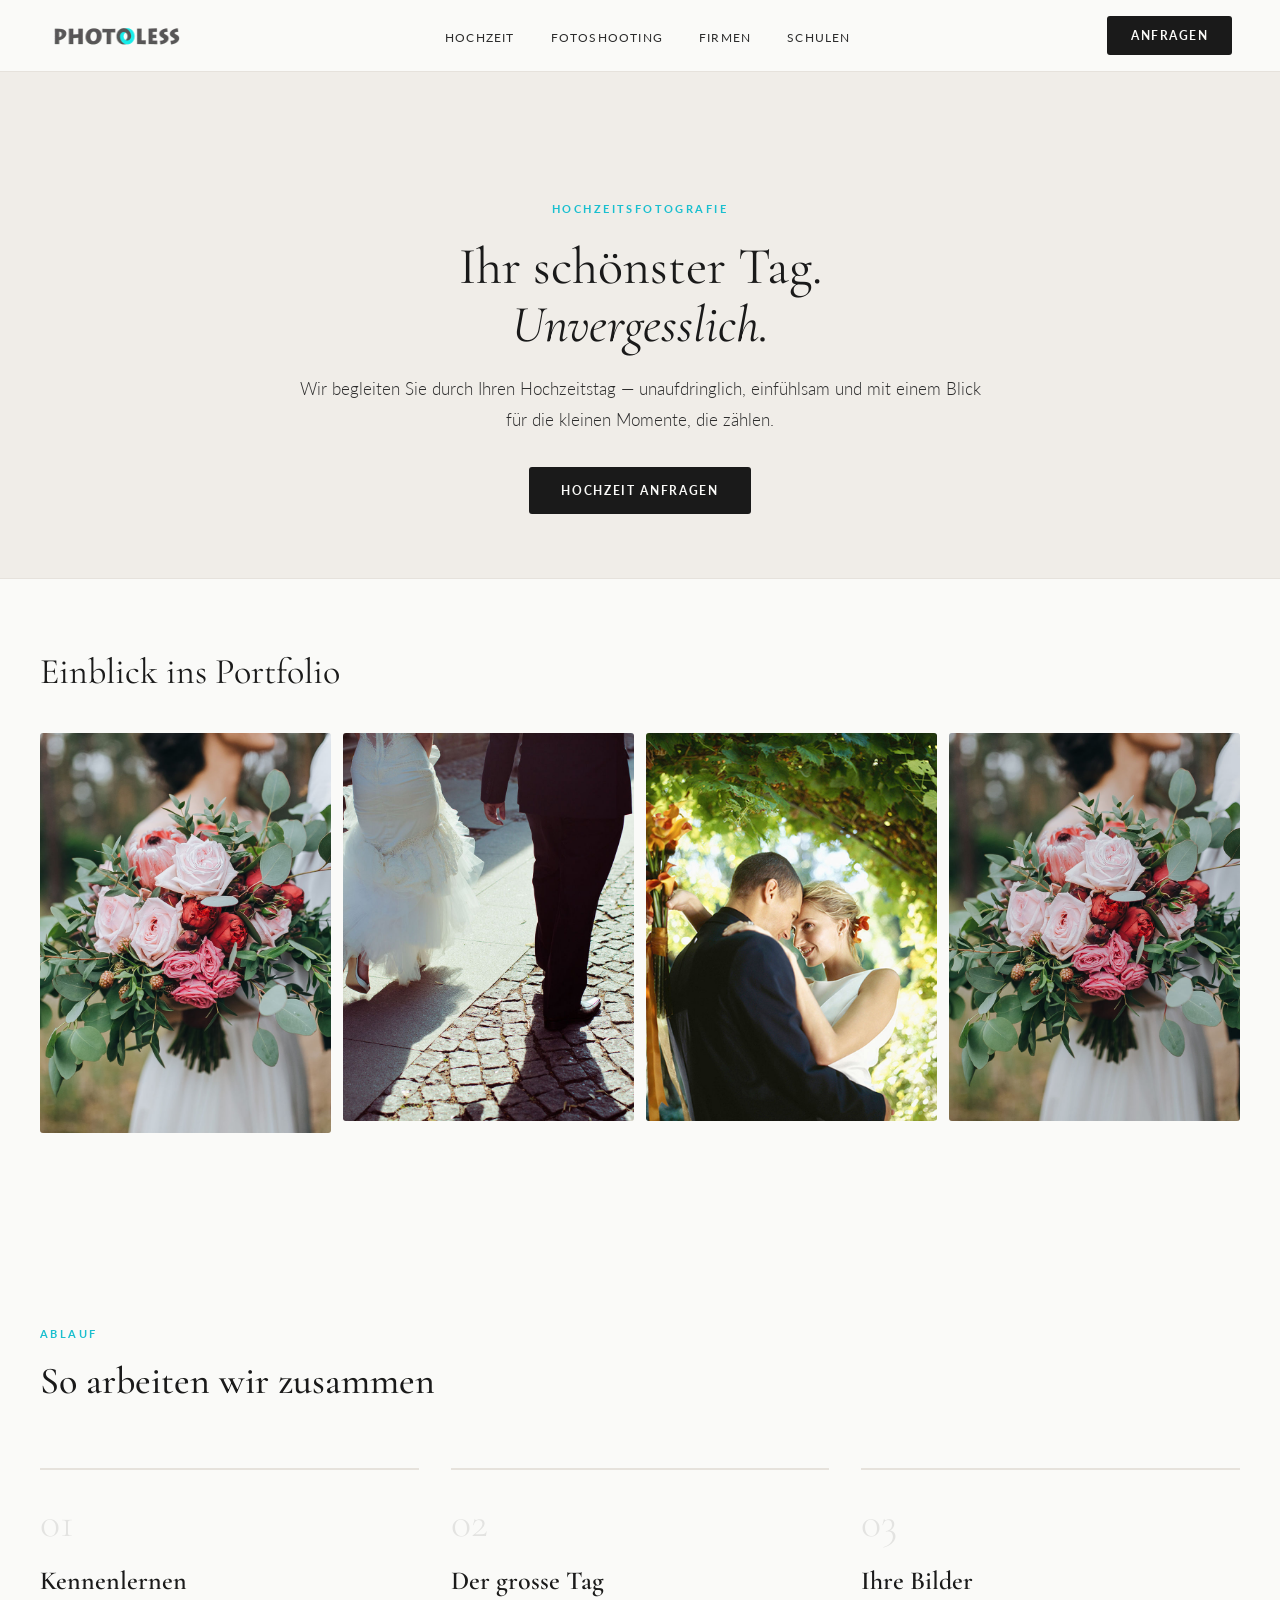
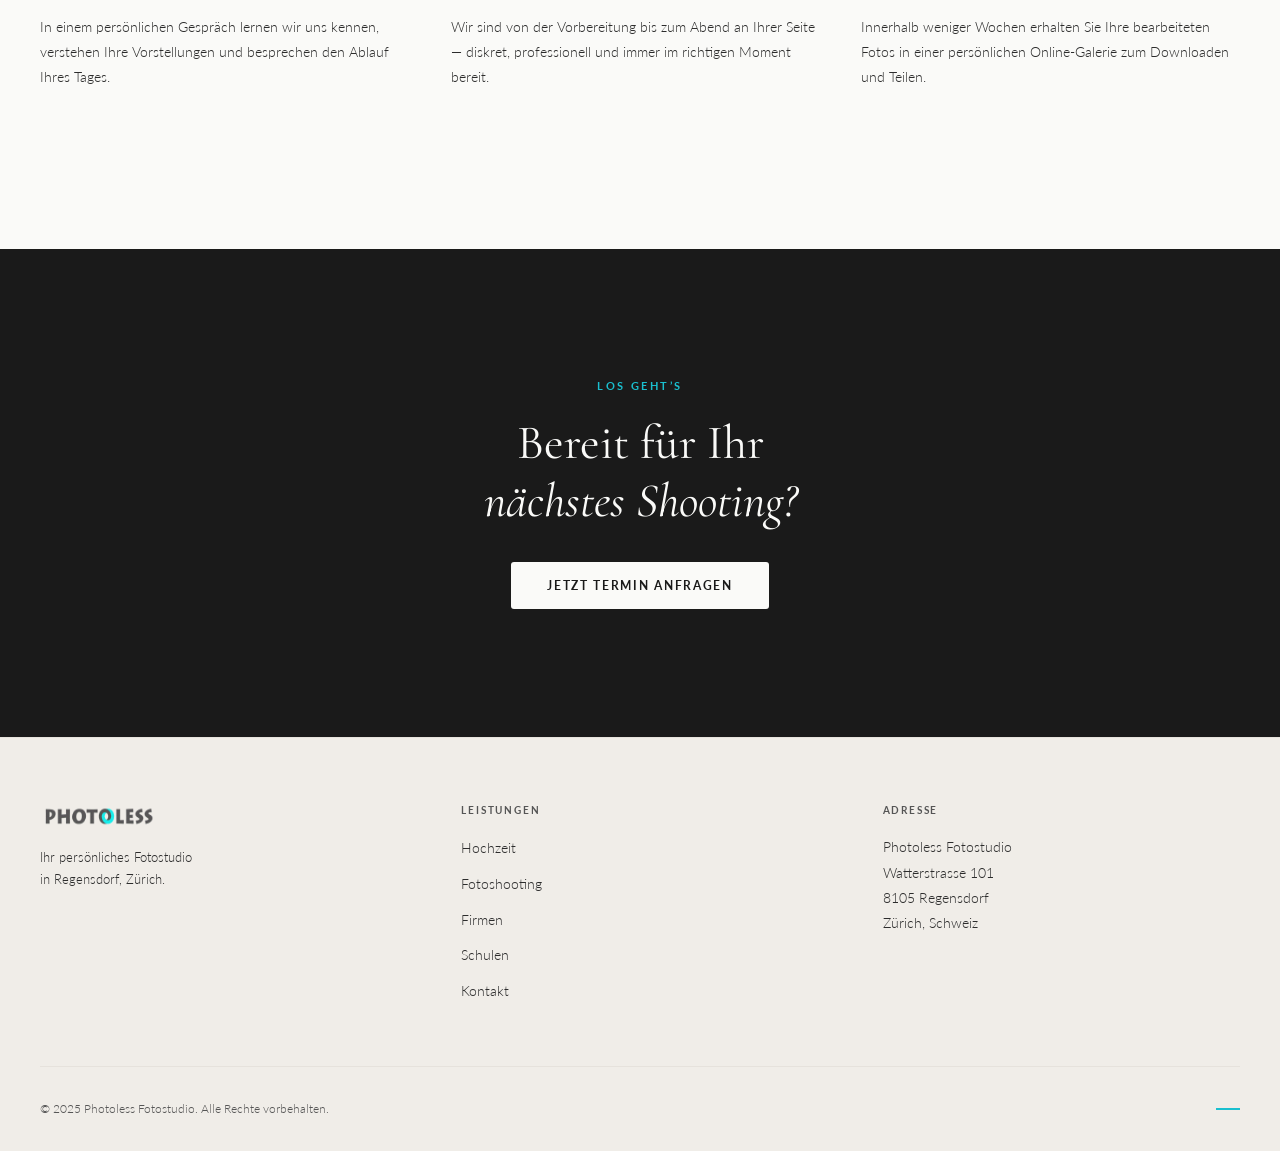
<file: hochzeit.html>
<!DOCTYPE html>
<html lang="de">
<head>
  <meta charset="UTF-8">
  <meta name="viewport" content="width=device-width, initial-scale=1.0">
  <title>Hochzeitsfotografie Regensdorf &#8212; Photoless</title>
  <meta name="description" content="Zeitlose Hochzeitsfotos in Z&#252;rich und Umgebung. Photoless begleitet Ihren sch&#246;nsten Tag mit Leidenschaft und Gef&#252;hl.">
  <meta property="og:title" content="Hochzeitsfotografie Regensdorf &#8212; Photoless">
  <meta property="og:description" content="Zeitlose Hochzeitsfotos in Z&#252;rich und Umgebung. Photoless begleitet Ihren sch&#246;nsten Tag mit Leidenschaft und Gef&#252;hl.">
  <meta property="og:type" content="website">
  <link rel="preconnect" href="https://fonts.googleapis.com">
  <link rel="preconnect" href="https://fonts.gstatic.com" crossorigin>
  <link href="https://fonts.googleapis.com/css2?family=Cormorant+Garamond:ital,wght@0,300;0,400;0,600;1,300;1,400&family=Lato:wght@300;400;700&display=swap" rel="stylesheet">
  <link rel="stylesheet" href="css/reset.css">
  <link rel="stylesheet" href="css/variables.css">
  <link rel="stylesheet" href="css/style.css">
</head>
<body><header class="nav" role="banner">
  <a href="index.html" class="nav__logo" aria-label="Photoless &#8212; Zur Startseite">
    <img src="assets/images/logo.png" alt="Photoless Fotostudio" width="140" height="30">
  </a>
  <nav aria-label="Hauptnavigation"><ul class="nav__links"><li><a href="hochzeit.html" aria-current=page>Hochzeit</a></li><li><a href="fotoshooting.html">Fotoshooting</a></li><li><a href="firmen.html">Firmen</a></li><li><a href="schulen.html">Schulen</a></li></ul></nav>
  <a href="kontakt.html" class="nav__cta" id="nav-cta">Anfragen</a>
  <button class="nav__toggle" id="nav-toggle" aria-label="Men&#252; &#246;ffnen" aria-expanded="false" aria-controls="nav-mobile">
    <span></span><span></span><span></span>
  </button>
</header>
<nav class="nav__mobile" id="nav-mobile" aria-label="Mobile Navigation">
  <a href="hochzeit.html">Hochzeit</a>
  <a href="fotoshooting.html">Fotoshooting</a>
  <a href="firmen.html">Firmen</a>
  <a href="schulen.html">Schulen</a>
  <a href="kontakt.html" class="btn--primary">Termin anfragen</a>
</nav>
<main id="main-content">
  <section class="page-hero">
    <div class="page-hero__inner">
      <p class="page-hero__eyebrow fade-in">Hochzeitsfotografie</p>
      <h1 class="page-hero__heading fade-in">Ihr sch&#246;nster Tag.<br><em>Unvergesslich.</em></h1>
      <p class="page-hero__body fade-in">Wir begleiten Sie durch Ihren Hochzeitstag &#8212; unaufdringlich, einf&#252;hlsam und mit einem Blick f&#252;r die kleinen Momente, die z&#228;hlen.</p>
      <a href="kontakt.html" class="btn--primary fade-in" id="wedding-cta">Hochzeit anfragen</a>
    </div>
  </section>

  <section class="gallery" aria-label="Hochzeits-Portfolio">
    <div class="gallery__header fade-in">
      <h2 class="gallery__heading">Einblick ins Portfolio</h2>
    </div>
    <div class="gallery__grid">
      <div class="gallery__item fade-in"><img src="assets/images/hochzeit/02.jpg" alt="Hochzeitsfotografie Regensdorf" loading="lazy"></div>
      <div class="gallery__item fade-in"><img src="assets/images/hochzeit/03.jpg" alt="Hochzeitsportrait" loading="lazy"></div>
      <div class="gallery__item fade-in"><img src="assets/images/hochzeit/04.jpg" alt="Hochzeitsstimmung" loading="lazy"></div>
      <div class="gallery__item fade-in"><img src="assets/images/hochzeit/02.jpg" alt="Brautpaar Portrait" loading="lazy" style="filter:brightness(.93)"></div>
    </div>
  </section>

  <section class="process" aria-label="Ablauf">
    <div class="process__inner">
      <p class="process__label fade-in">Ablauf</p>
      <h2 class="process__heading fade-in">So arbeiten wir zusammen</h2>
      <div class="process__steps">
        <div class="process__step fade-in">
          <div class="process__num">01</div>
          <h3 class="process__step-heading">Kennenlernen</h3>
          <p class="process__step-body">In einem pers&#246;nlichen Gespr&#228;ch lernen wir uns kennen, verstehen Ihre Vorstellungen und besprechen den Ablauf Ihres Tages.</p>
        </div>
        <div class="process__step fade-in">
          <div class="process__num">02</div>
          <h3 class="process__step-heading">Der grosse Tag</h3>
          <p class="process__step-body">Wir sind von der Vorbereitung bis zum Abend an Ihrer Seite &#8212; diskret, professionell und immer im richtigen Moment bereit.</p>
        </div>
        <div class="process__step fade-in">
          <div class="process__num">03</div>
          <h3 class="process__step-heading">Ihre Bilder</h3>
          <p class="process__step-body">Innerhalb weniger Wochen erhalten Sie Ihre bearbeiteten Fotos in einer pers&#246;nlichen Online-Galerie zum Downloaden und Teilen.</p>
        </div>
      </div>
    </div>
  </section>

  <section class="cta-banner" aria-label="Termin anfragen">
  <p class="cta-banner__eyebrow fade-in">Los geht&#8217;s</p>
  <h2 class="cta-banner__heading fade-in">Bereit f&#252;r Ihr<br><em>n&#228;chstes Shooting?</em></h2>
  <a href="kontakt.html" class="btn--light fade-in" id="banner-cta">Jetzt Termin anfragen</a>
</section>
</main>
<footer class="footer" role="contentinfo">
  <div class="footer__inner">
    <div>
      <a href="index.html" class="footer__logo"><img src="assets/images/logo.png" alt="Photoless" width="120" height="26"></a>
      <p class="footer__tagline">Ihr pers&#246;nliches Fotostudio<br>in Regensdorf, Z&#252;rich.</p>
    </div>
    <nav aria-label="Footer Navigation">
      <p class="footer__heading">Leistungen</p>
      <ul class="footer__links">
        <li><a href="hochzeit.html">Hochzeit</a></li>
        <li><a href="fotoshooting.html">Fotoshooting</a></li>
        <li><a href="firmen.html">Firmen</a></li>
        <li><a href="schulen.html">Schulen</a></li>
        <li><a href="kontakt.html">Kontakt</a></li>
      </ul>
    </nav>
    <div>
      <p class="footer__heading">Adresse</p>
      <address class="footer__address">Photoless Fotostudio<br>Watterstrasse 101<br>8105 Regensdorf<br>Z&#252;rich, Schweiz</address>
    </div>
  </div>
  <div class="footer__bottom">
    <p class="footer__copy">&copy; 2025 Photoless Fotostudio. Alle Rechte vorbehalten.</p>
    <div class="footer__accent" aria-hidden="true"></div>
  </div>
</footer>
<script src="js/main.js"></script>
</body>
</html>
</file>
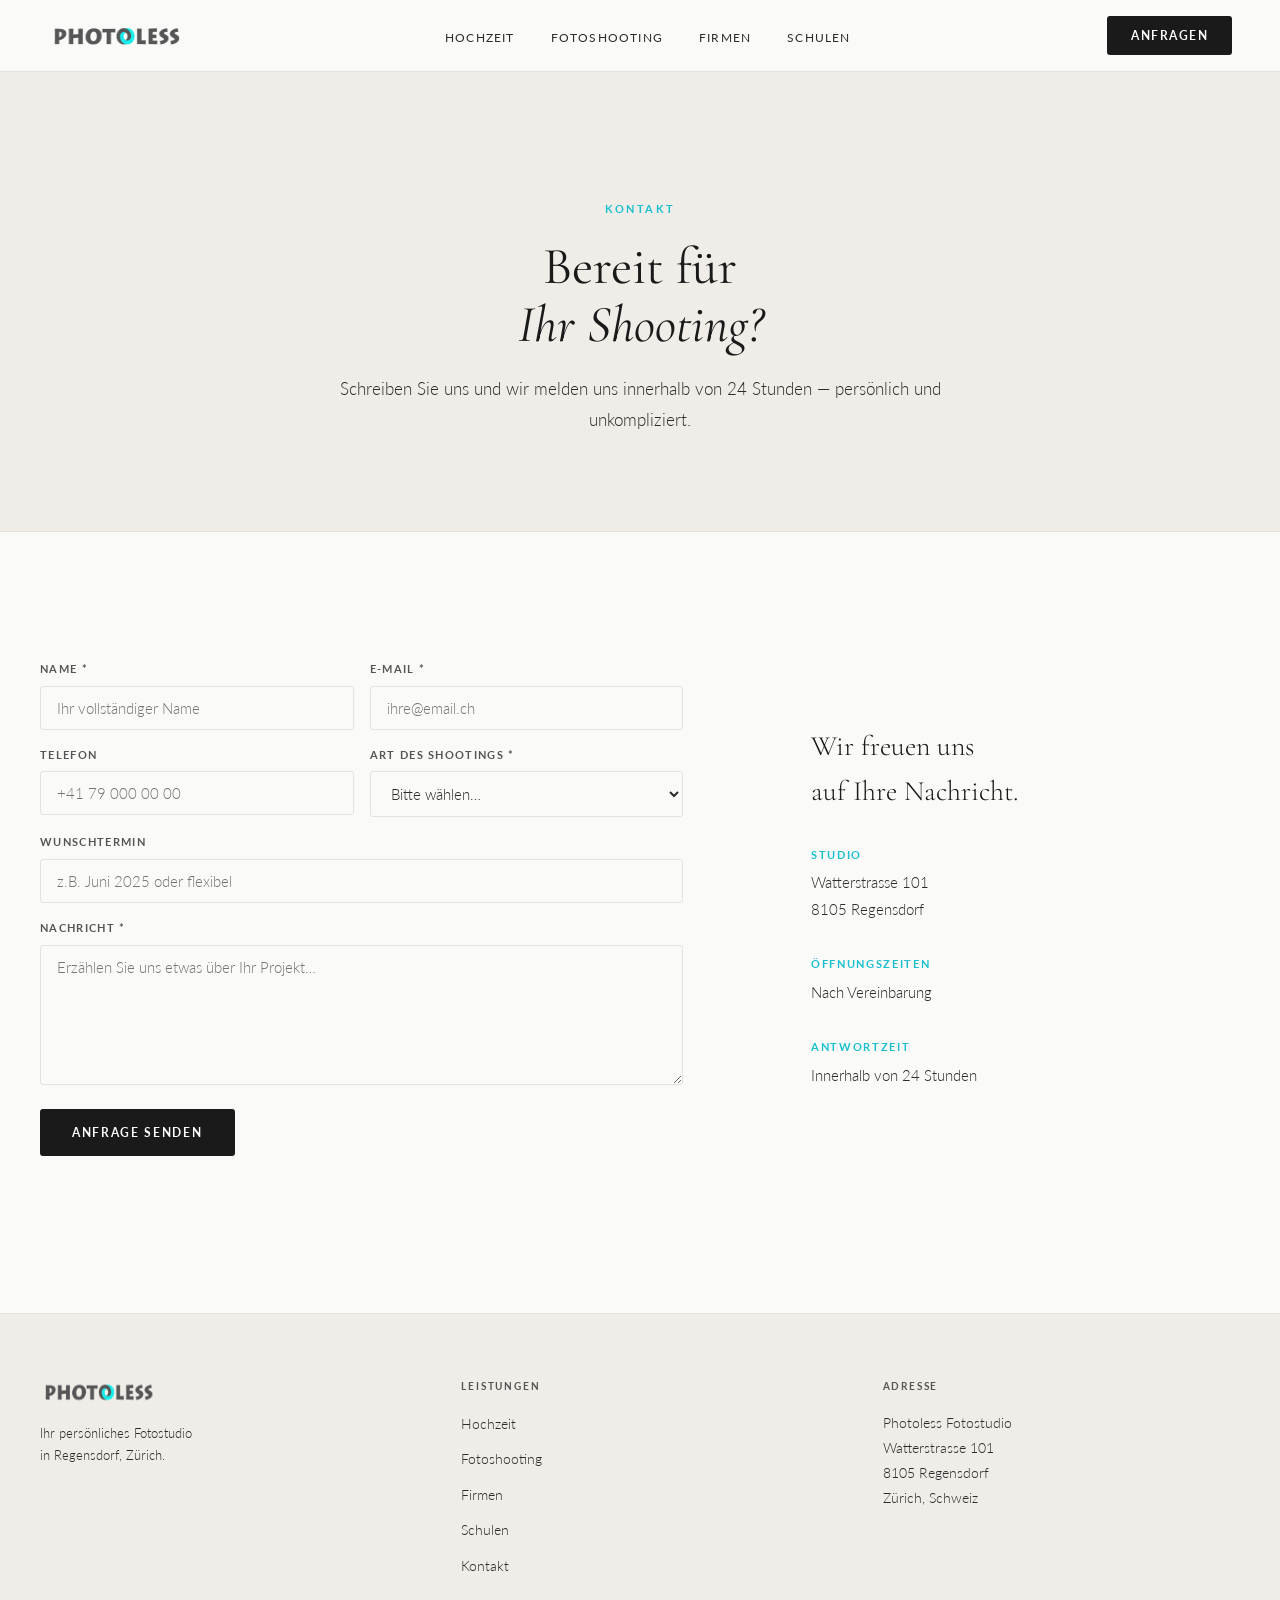
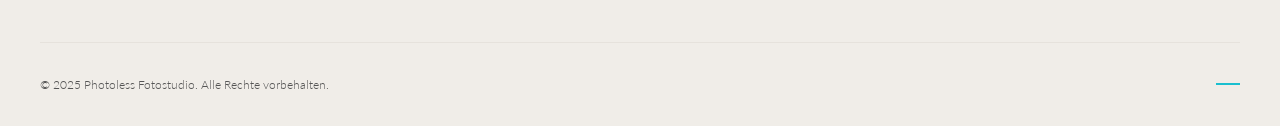
<file: kontakt.html>
<!DOCTYPE html>
<html lang="de">
<head>
  <meta charset="UTF-8">
  <meta name="viewport" content="width=device-width, initial-scale=1.0">
  <title>Kontakt &#8212; Photoless Fotostudio Regensdorf</title>
  <meta name="description" content="Termin anfragen bei Photoless Fotostudio in Regensdorf. Hochzeit, Portrait, Business oder Schulklassen &#8212; wir melden uns innert 24 Stunden.">
  <meta property="og:title" content="Kontakt &#8212; Photoless Fotostudio Regensdorf">
  <meta property="og:description" content="Termin anfragen bei Photoless Fotostudio in Regensdorf. Hochzeit, Portrait, Business oder Schulklassen &#8212; wir melden uns innert 24 Stunden.">
  <meta property="og:type" content="website">
  <link rel="preconnect" href="https://fonts.googleapis.com">
  <link rel="preconnect" href="https://fonts.gstatic.com" crossorigin>
  <link href="https://fonts.googleapis.com/css2?family=Cormorant+Garamond:ital,wght@0,300;0,400;0,600;1,300;1,400&family=Lato:wght@300;400;700&display=swap" rel="stylesheet">
  <link rel="stylesheet" href="css/reset.css">
  <link rel="stylesheet" href="css/variables.css">
  <link rel="stylesheet" href="css/style.css">
</head>
<body><header class="nav" role="banner">
  <a href="index.html" class="nav__logo" aria-label="Photoless &#8212; Zur Startseite">
    <img src="assets/images/logo.png" alt="Photoless Fotostudio" width="140" height="30">
  </a>
  <nav aria-label="Hauptnavigation"><ul class="nav__links"><li><a href="hochzeit.html">Hochzeit</a></li><li><a href="fotoshooting.html">Fotoshooting</a></li><li><a href="firmen.html">Firmen</a></li><li><a href="schulen.html">Schulen</a></li></ul></nav>
  <a href="kontakt.html" class="nav__cta" id="nav-cta">Anfragen</a>
  <button class="nav__toggle" id="nav-toggle" aria-label="Men&#252; &#246;ffnen" aria-expanded="false" aria-controls="nav-mobile">
    <span></span><span></span><span></span>
  </button>
</header>
<nav class="nav__mobile" id="nav-mobile" aria-label="Mobile Navigation">
  <a href="hochzeit.html">Hochzeit</a>
  <a href="fotoshooting.html">Fotoshooting</a>
  <a href="firmen.html">Firmen</a>
  <a href="schulen.html">Schulen</a>
  <a href="kontakt.html" class="btn--primary">Termin anfragen</a>
</nav>
<main id="main-content">
  <section class="page-hero">
    <div class="page-hero__inner">
      <p class="page-hero__eyebrow fade-in">Kontakt</p>
      <h1 class="page-hero__heading fade-in">Bereit f&#252;r<br><em>Ihr Shooting?</em></h1>
      <p class="page-hero__body fade-in">Schreiben Sie uns und wir melden uns innerhalb von 24 Stunden &#8212; pers&#246;nlich und unkompliziert.</p>
    </div>
  </section>

  <section class="contact-section">
    <div class="contact-grid">
      <div>
        <form action="#" method="post" novalidate id="contact-form">
          <div class="form-row">
            <div class="form-group">
              <label for="name">Name *</label>
              <input type="text" id="name" name="name" required placeholder="Ihr vollst&#228;ndiger Name" autocomplete="name">
            </div>
            <div class="form-group">
              <label for="email">E-Mail *</label>
              <input type="email" id="email" name="email" required placeholder="ihre@email.ch" autocomplete="email">
            </div>
          </div>
          <div class="form-row">
            <div class="form-group">
              <label for="telefon">Telefon</label>
              <input type="tel" id="telefon" name="telefon" placeholder="+41 79 000 00 00" autocomplete="tel">
            </div>
            <div class="form-group">
              <label for="shooting">Art des Shootings *</label>
              <select id="shooting" name="shooting" required>
                <option value="" disabled selected>Bitte w&#228;hlen&#8230;</option>
                <option value="hochzeit">Hochzeit</option>
                <option value="einzelshooting">Einzelshooting</option>
                <option value="paarbilder">Paarbilder</option>
                <option value="familie">Baby &amp; Familie</option>
                <option value="tiere">Tiere</option>
                <option value="firmen">Firmenfotografie</option>
                <option value="schulen">Schulklassen</option>
                <option value="anderes">Anderes</option>
              </select>
            </div>
          </div>
          <div class="form-group">
            <label for="datum">Wunschtermin</label>
            <input type="text" id="datum" name="datum" placeholder="z.B. Juni 2025 oder flexibel">
          </div>
          <div class="form-group">
            <label for="nachricht">Nachricht *</label>
            <textarea id="nachricht" name="nachricht" required placeholder="Erz&#228;hlen Sie uns etwas &#252;ber Ihr Projekt&#8230;"></textarea>
          </div>
          <button type="submit" class="btn--primary" id="form-submit" style="margin-top:8px;border:none;cursor:pointer;font-size:12px;letter-spacing:.14em">Anfrage senden</button>
        </form>
      </div>
      <aside class="contact-info">
        <h2 class="contact-info__heading">Wir freuen uns<br>auf Ihre Nachricht.</h2>
        <div class="contact-detail">
          <p class="contact-detail__label">Studio</p>
          <address class="contact-detail__value">Watterstrasse 101<br>8105 Regensdorf</address>
        </div>
        <div class="contact-detail">
          <p class="contact-detail__label">&#214;ffnungszeiten</p>
          <p class="contact-detail__value">Nach Vereinbarung</p>
        </div>
        <div class="contact-detail">
          <p class="contact-detail__label">Antwortzeit</p>
          <p class="contact-detail__value">Innerhalb von 24 Stunden</p>
        </div>
      </aside>
    </div>
  </section>
</main>
<footer class="footer" role="contentinfo">
  <div class="footer__inner">
    <div>
      <a href="index.html" class="footer__logo"><img src="assets/images/logo.png" alt="Photoless" width="120" height="26"></a>
      <p class="footer__tagline">Ihr pers&#246;nliches Fotostudio<br>in Regensdorf, Z&#252;rich.</p>
    </div>
    <nav aria-label="Footer Navigation">
      <p class="footer__heading">Leistungen</p>
      <ul class="footer__links">
        <li><a href="hochzeit.html">Hochzeit</a></li>
        <li><a href="fotoshooting.html">Fotoshooting</a></li>
        <li><a href="firmen.html">Firmen</a></li>
        <li><a href="schulen.html">Schulen</a></li>
        <li><a href="kontakt.html">Kontakt</a></li>
      </ul>
    </nav>
    <div>
      <p class="footer__heading">Adresse</p>
      <address class="footer__address">Photoless Fotostudio<br>Watterstrasse 101<br>8105 Regensdorf<br>Z&#252;rich, Schweiz</address>
    </div>
  </div>
  <div class="footer__bottom">
    <p class="footer__copy">&copy; 2025 Photoless Fotostudio. Alle Rechte vorbehalten.</p>
    <div class="footer__accent" aria-hidden="true"></div>
  </div>
</footer>
<script src="js/main.js"></script>
</body>
</html>
</file>
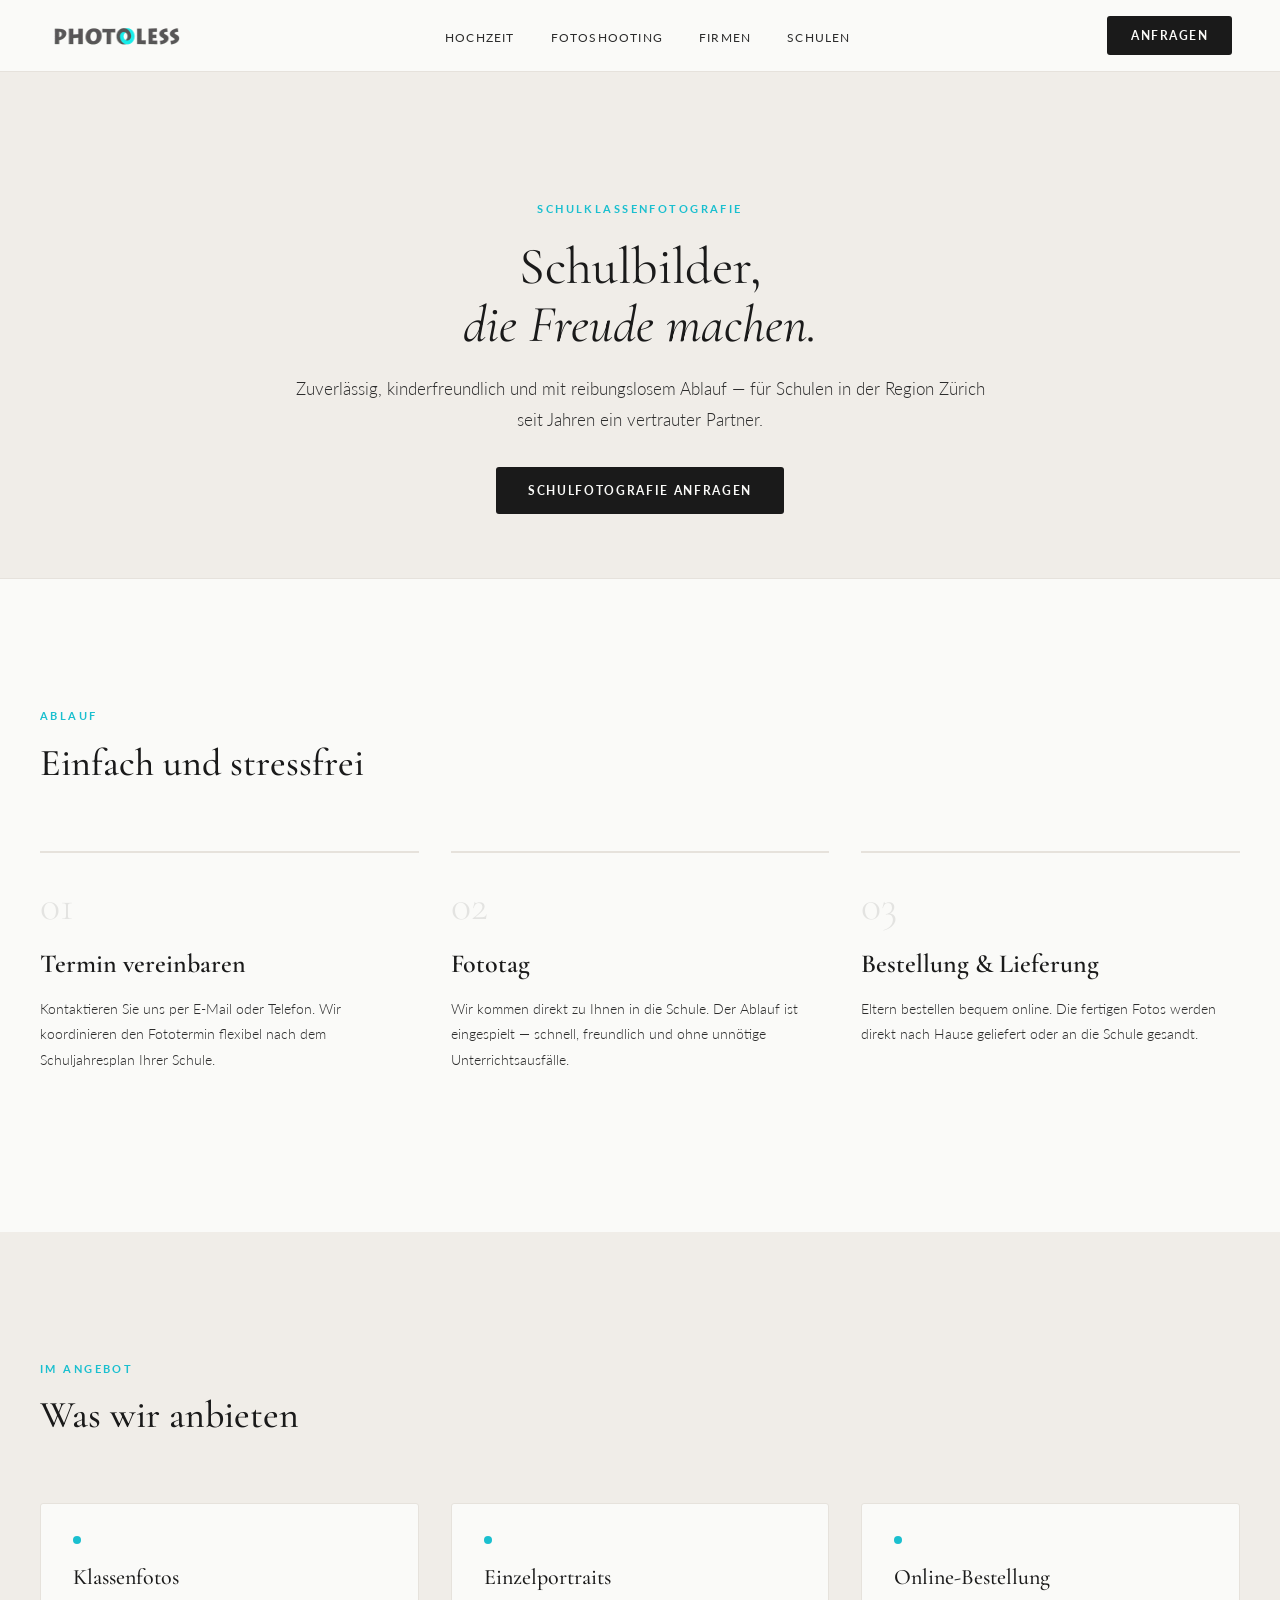
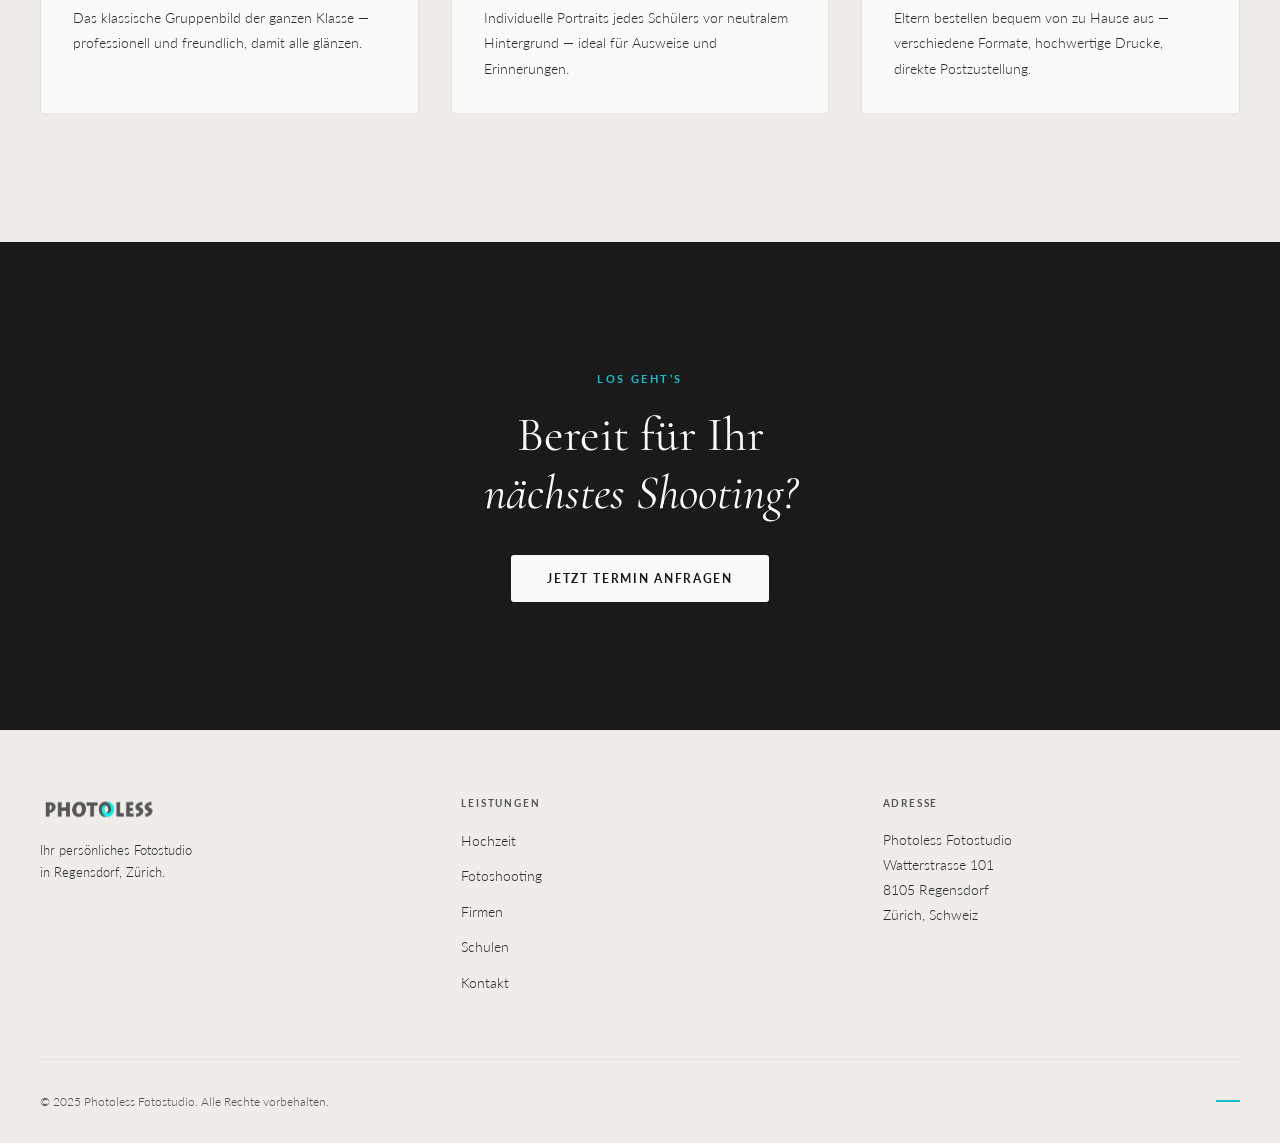
<file: schulen.html>
<!DOCTYPE html>
<html lang="de">
<head>
  <meta charset="UTF-8">
  <meta name="viewport" content="width=device-width, initial-scale=1.0">
  <title>Schulklassenfotografie Regensdorf &#8212; Photoless</title>
  <meta name="description" content="Schulklassenfotos und Einzelportraits f&#252;r Schulen in der Region Z&#252;rich. Zuverl&#228;ssig, kinderfreundlich, unkompliziert.">
  <meta property="og:title" content="Schulklassenfotografie Regensdorf &#8212; Photoless">
  <meta property="og:description" content="Schulklassenfotos und Einzelportraits f&#252;r Schulen in der Region Z&#252;rich. Zuverl&#228;ssig, kinderfreundlich, unkompliziert.">
  <meta property="og:type" content="website">
  <link rel="preconnect" href="https://fonts.googleapis.com">
  <link rel="preconnect" href="https://fonts.gstatic.com" crossorigin>
  <link href="https://fonts.googleapis.com/css2?family=Cormorant+Garamond:ital,wght@0,300;0,400;0,600;1,300;1,400&family=Lato:wght@300;400;700&display=swap" rel="stylesheet">
  <link rel="stylesheet" href="css/reset.css">
  <link rel="stylesheet" href="css/variables.css">
  <link rel="stylesheet" href="css/style.css">
</head>
<body><header class="nav" role="banner">
  <a href="index.html" class="nav__logo" aria-label="Photoless &#8212; Zur Startseite">
    <img src="assets/images/logo.png" alt="Photoless Fotostudio" width="140" height="30">
  </a>
  <nav aria-label="Hauptnavigation"><ul class="nav__links"><li><a href="hochzeit.html">Hochzeit</a></li><li><a href="fotoshooting.html">Fotoshooting</a></li><li><a href="firmen.html">Firmen</a></li><li><a href="schulen.html" aria-current=page>Schulen</a></li></ul></nav>
  <a href="kontakt.html" class="nav__cta" id="nav-cta">Anfragen</a>
  <button class="nav__toggle" id="nav-toggle" aria-label="Men&#252; &#246;ffnen" aria-expanded="false" aria-controls="nav-mobile">
    <span></span><span></span><span></span>
  </button>
</header>
<nav class="nav__mobile" id="nav-mobile" aria-label="Mobile Navigation">
  <a href="hochzeit.html">Hochzeit</a>
  <a href="fotoshooting.html">Fotoshooting</a>
  <a href="firmen.html">Firmen</a>
  <a href="schulen.html">Schulen</a>
  <a href="kontakt.html" class="btn--primary">Termin anfragen</a>
</nav>
<main id="main-content">
  <section class="page-hero">
    <div class="page-hero__inner">
      <p class="page-hero__eyebrow fade-in">Schulklassenfotografie</p>
      <h1 class="page-hero__heading fade-in">Schulbilder,<br><em>die Freude machen.</em></h1>
      <p class="page-hero__body fade-in">Zuverl&#228;ssig, kinderfreundlich und mit reibungslosem Ablauf &#8212; f&#252;r Schulen in der Region Z&#252;rich seit Jahren ein vertrauter Partner.</p>
      <a href="kontakt.html" class="btn--primary fade-in" id="schulen-cta">Schulfotografie anfragen</a>
    </div>
  </section>

  <section class="process" aria-label="Ablauf">
    <div class="process__inner">
      <p class="process__label fade-in">Ablauf</p>
      <h2 class="process__heading fade-in">Einfach und stressfrei</h2>
      <div class="process__steps">
        <div class="process__step fade-in">
          <div class="process__num">01</div>
          <h3 class="process__step-heading">Termin vereinbaren</h3>
          <p class="process__step-body">Kontaktieren Sie uns per E-Mail oder Telefon. Wir koordinieren den Fototermin flexibel nach dem Schuljahresplan Ihrer Schule.</p>
        </div>
        <div class="process__step fade-in">
          <div class="process__num">02</div>
          <h3 class="process__step-heading">Fototag</h3>
          <p class="process__step-body">Wir kommen direkt zu Ihnen in die Schule. Der Ablauf ist eingespielt &#8212; schnell, freundlich und ohne unn&#246;tige Unterrichtsausf&#228;lle.</p>
        </div>
        <div class="process__step fade-in">
          <div class="process__num">03</div>
          <h3 class="process__step-heading">Bestellung &amp; Lieferung</h3>
          <p class="process__step-body">Eltern bestellen bequem online. Die fertigen Fotos werden direkt nach Hause geliefert oder an die Schule gesandt.</p>
        </div>
      </div>
    </div>
  </section>

  <section class="schulen-include" aria-label="Im Angebot enthalten">
    <div class="schulen-include__inner">
      <p class="process__label fade-in">Im Angebot</p>
      <h2 class="process__heading fade-in">Was wir anbieten</h2>
      <div class="include-list">
        <div class="include-item fade-in">
          <div class="include-item__icon"></div>
          <h3 class="include-item__heading">Klassenfotos</h3>
          <p class="include-item__body">Das klassische Gruppenbild der ganzen Klasse &#8212; professionell und freundlich, damit alle gl&#228;nzen.</p>
        </div>
        <div class="include-item fade-in">
          <div class="include-item__icon"></div>
          <h3 class="include-item__heading">Einzelportraits</h3>
          <p class="include-item__body">Individuelle Portraits jedes Sch&#252;lers vor neutralem Hintergrund &#8212; ideal f&#252;r Ausweise und Erinnerungen.</p>
        </div>
        <div class="include-item fade-in">
          <div class="include-item__icon"></div>
          <h3 class="include-item__heading">Online-Bestellung</h3>
          <p class="include-item__body">Eltern bestellen bequem von zu Hause aus &#8212; verschiedene Formate, hochwertige Drucke, direkte Postzustellung.</p>
        </div>
      </div>
    </div>
  </section>

  <section class="cta-banner" aria-label="Termin anfragen">
  <p class="cta-banner__eyebrow fade-in">Los geht&#8217;s</p>
  <h2 class="cta-banner__heading fade-in">Bereit f&#252;r Ihr<br><em>n&#228;chstes Shooting?</em></h2>
  <a href="kontakt.html" class="btn--light fade-in" id="banner-cta">Jetzt Termin anfragen</a>
</section>
</main>
<footer class="footer" role="contentinfo">
  <div class="footer__inner">
    <div>
      <a href="index.html" class="footer__logo"><img src="assets/images/logo.png" alt="Photoless" width="120" height="26"></a>
      <p class="footer__tagline">Ihr pers&#246;nliches Fotostudio<br>in Regensdorf, Z&#252;rich.</p>
    </div>
    <nav aria-label="Footer Navigation">
      <p class="footer__heading">Leistungen</p>
      <ul class="footer__links">
        <li><a href="hochzeit.html">Hochzeit</a></li>
        <li><a href="fotoshooting.html">Fotoshooting</a></li>
        <li><a href="firmen.html">Firmen</a></li>
        <li><a href="schulen.html">Schulen</a></li>
        <li><a href="kontakt.html">Kontakt</a></li>
      </ul>
    </nav>
    <div>
      <p class="footer__heading">Adresse</p>
      <address class="footer__address">Photoless Fotostudio<br>Watterstrasse 101<br>8105 Regensdorf<br>Z&#252;rich, Schweiz</address>
    </div>
  </div>
  <div class="footer__bottom">
    <p class="footer__copy">&copy; 2025 Photoless Fotostudio. Alle Rechte vorbehalten.</p>
    <div class="footer__accent" aria-hidden="true"></div>
  </div>
</footer>
<script src="js/main.js"></script>
</body>
</html>
</file>
<file: css/variables.css>
:root {
  /* Palette – Direction 1: Weiches Licht */
  --color-bg:      #FAFAF8;
  --color-surface: #F0EDE8;
  --color-primary: #1A1A1A;   /* Charcoal – CTAs, headings */
  --color-accent:  #1ABFCF;   /* Cyan – logo echo, thin bars, hover */
  --color-text:    #2C2C2C;
  --color-muted:   #555555;
  --color-border:  #E6E2DC;

  /* Typography */
  --font-heading: 'Cormorant Garamond', Georgia, serif;
  --font-body:    'Lato', system-ui, sans-serif;

  /* Spacing */
  --sp-xs: 0.5rem;
  --sp-sm: 1rem;
  --sp-md: 2rem;
  --sp-lg: 4rem;
  --sp-xl: 8rem;

  /* Layout */
  --max-w:     1200px;
  --radius:    3px;
  --transition: all 0.28s ease;
  --nav-h:     72px;
}
</file>
<file: css/style.css>
/* style.css – Photoless */
@import url('reset.css');
@import url('variables.css');

/* ── Base ── */
body {
  background: var(--color-bg);
  color: var(--color-text);
  font-family: var(--font-body);
  font-weight: 300;
  line-height: 1.6;
}

.container {
  max-width: var(--max-w);
  margin: 0 auto;
  padding: 0 var(--sp-md);
}

/* ── Fade-in animation ── */
.fade-in {
  opacity: 0;
  transform: translateY(24px);
  transition: opacity 0.7s ease, transform 0.7s ease;
}
.fade-in.visible {
  opacity: 1;
  transform: translateY(0);
}

/* ── NAV ── */
.nav {
  position: fixed;
  top: 0; left: 0; right: 0;
  z-index: 100;
  height: var(--nav-h);
  background: var(--color-bg);
  border-bottom: 1px solid var(--color-border);
  display: flex;
  align-items: center;
  padding: 0 48px;
  justify-content: space-between;
  transition: box-shadow 0.3s ease;
}
.nav.scrolled { box-shadow: 0 2px 20px rgba(0,0,0,.06); }
.nav__logo img { height: 30px; }
.nav__links {
  display: flex;
  gap: 36px;
}
.nav__links a {
  font-family: var(--font-body);
  font-size: 12px;
  font-weight: 400;
  letter-spacing: .1em;
  text-transform: uppercase;
  color: var(--color-text);
  transition: color 0.2s;
  position: relative;
}
.nav__links a::after {
  content: '';
  position: absolute;
  bottom: -4px; left: 0; right: 0;
  height: 1px;
  background: var(--color-accent);
  transform: scaleX(0);
  transition: transform 0.25s ease;
}
.nav__links a:hover { color: var(--color-primary); }
.nav__links a:hover::after { transform: scaleX(1); }
.nav__cta {
  font-family: var(--font-body);
  font-size: 12px;
  font-weight: 700;
  letter-spacing: .12em;
  text-transform: uppercase;
  color: var(--color-bg);
  background: var(--color-primary);
  padding: 10px 24px;
  border-radius: var(--radius);
  transition: var(--transition);
}
.nav__cta:hover { background: #222; }
.nav__toggle {
  display: none;
  flex-direction: column;
  gap: 5px;
  padding: 8px;
}
.nav__toggle span {
  display: block;
  width: 24px;
  height: 1.5px;
  background: var(--color-primary);
  transition: var(--transition);
}

/* ── HERO ── */
main { padding-top: var(--nav-h); }
.hero {
  display: grid;
  grid-template-columns: 1fr 1fr;
  min-height: calc(100vh - var(--nav-h));
}
.hero__image {
  position: relative;
  overflow: hidden;
  background: linear-gradient(145deg, #DDD8D0 0%, #C8C0B4 45%, #B5AA9E 100%);
  min-height: 520px;
}
.hero__image img {
  width: 100%;
  height: 100%;
  object-fit: cover;
  object-position: center;
}
.hero__image::after {
  content: '';
  position: absolute;
  inset: 0;
  background: linear-gradient(to right, transparent 70%, var(--color-bg));
  pointer-events: none;
}
.hero__text {
  display: flex;
  flex-direction: column;
  justify-content: center;
  padding: var(--sp-xl) 64px var(--sp-xl) 56px;
  gap: 28px;
}
.hero__eyebrow {
  font-family: var(--font-body);
  font-size: 11px;
  font-weight: 700;
  letter-spacing: .22em;
  text-transform: uppercase;
  color: var(--color-accent);
}
.hero__heading {
  font-family: var(--font-heading);
  font-size: 60px;
  font-weight: 400;
  line-height: 1.1;
  color: var(--color-primary);
}
.hero__heading em {
  font-style: italic;
  font-weight: 400;
}
.hero__body {
  font-size: 16px;
  font-weight: 300;
  line-height: 1.8;
  color: var(--color-muted);
  max-width: 380px;
}
.hero__actions { display: flex; gap: 20px; align-items: center; }
.btn--primary {
  display: inline-block;
  font-family: var(--font-body);
  font-size: 12px;
  font-weight: 700;
  letter-spacing: .14em;
  text-transform: uppercase;
  color: var(--color-bg);
  background: var(--color-primary);
  padding: 14px 32px;
  border-radius: var(--radius);
  transition: var(--transition);
}
.btn--primary:hover { background: #222; }
.btn--ghost {
  font-family: var(--font-body);
  font-size: 12px;
  font-weight: 400;
  letter-spacing: .08em;
  color: var(--color-text);
  border-bottom: 1px solid var(--color-muted);
  padding-bottom: 2px;
  transition: var(--transition);
}
.btn--ghost:hover { color: var(--color-primary); border-color: var(--color-primary); }

/* ── SERVICES ── */
.services {
  display: grid;
  grid-template-columns: repeat(3, 1fr);
  border-top: 1px solid var(--color-border);
}
.services__item {
  padding: 52px 48px;
  border-right: 1px solid var(--color-border);
  transition: background 0.25s ease;
}
.services__item:last-child { border-right: none; }
.services__item:hover { background: var(--color-surface); }
.services__bar {
  width: 32px;
  height: 2px;
  background: var(--color-accent);
  margin-bottom: 24px;
  transition: width 0.3s ease;
}
.services__item:hover .services__bar { width: 48px; }
.services__heading {
  font-family: var(--font-heading);
  font-size: 28px;
  font-weight: 600;
  color: var(--color-primary);
  margin-bottom: 14px;
  line-height: 1.2;
}
.services__body {
  font-size: 14px;
  font-weight: 300;
  line-height: 1.8;
  color: var(--color-muted);
  margin-bottom: 20px;
}
.services__link {
  font-size: 11px;
  font-weight: 700;
  letter-spacing: .12em;
  text-transform: uppercase;
  color: var(--color-primary);
  border-bottom: 1px solid var(--color-border);
  padding-bottom: 2px;
  transition: var(--transition);
}
.services__link:hover { border-color: var(--color-accent); color: var(--color-accent); }

/* ── ABOUT ── */
.about {
  padding: var(--sp-xl) var(--sp-md);
  background: var(--color-surface);
  text-align: center;
}
.about__inner {
  max-width: 680px;
  margin: 0 auto;
}
.about__eyebrow {
  font-family: var(--font-body);
  font-size: 11px;
  font-weight: 700;
  letter-spacing: .22em;
  text-transform: uppercase;
  color: var(--color-accent);
  margin-bottom: 20px;
}
.about__heading {
  font-family: var(--font-heading);
  font-size: 42px;
  font-weight: 400;
  line-height: 1.2;
  color: var(--color-primary);
  margin-bottom: 24px;
}
.about__heading em { font-style: italic; }
.about__body {
  font-size: 16px;
  font-weight: 300;
  line-height: 1.9;
  color: var(--color-text);
  margin-bottom: var(--sp-md);
}
.about__location {
  display: inline-flex;
  align-items: center;
  gap: 10px;
  font-size: 13px;
  font-weight: 400;
  letter-spacing: .08em;
  color: var(--color-muted);
}
.about__location svg { flex-shrink: 0; }

/* ── GALLERY TEASE ── */
.gallery {
  padding: var(--sp-lg) var(--sp-md);
}
.gallery__header {
  display: flex;
  align-items: flex-end;
  justify-content: space-between;
  margin-bottom: var(--sp-md);
  max-width: var(--max-w);
  margin-left: auto;
  margin-right: auto;
}
.gallery__heading {
  font-family: var(--font-heading);
  font-size: 36px;
  font-weight: 400;
  color: var(--color-primary);
}
.gallery__grid {
  max-width: var(--max-w);
  margin: 0 auto;
  display: grid;
  grid-template-columns: repeat(4, 1fr);
  gap: 12px;
}
.gallery__item {
  aspect-ratio: 3/4;
  overflow: hidden;
  background: var(--color-surface);
  border-radius: var(--radius);
  position: relative;
}
.gallery__item:first-child { grid-row: span 2; aspect-ratio: auto; }
.gallery__item img {
  width: 100%;
  height: 100%;
  object-fit: cover;
  transition: transform 0.6s ease;
}
.gallery__item:hover img { transform: scale(1.04); }

/* Gallery placeholders */
.gallery__item--ph { background: linear-gradient(135deg, var(--color-surface) 0%, var(--color-border) 100%); }

/* ── CTA BANNER ── */
.cta-banner {
  padding: var(--sp-xl) var(--sp-md);
  background: var(--color-primary);
  text-align: center;
}
.cta-banner__eyebrow {
  font-family: var(--font-body);
  font-size: 11px;
  font-weight: 700;
  letter-spacing: .22em;
  text-transform: uppercase;
  color: var(--color-accent);
  margin-bottom: 20px;
}
.cta-banner__heading {
  font-family: var(--font-heading);
  font-size: 48px;
  font-weight: 400;
  color: var(--color-bg);
  margin-bottom: var(--sp-md);
  line-height: 1.2;
}
.cta-banner__heading em { font-style: italic; }
.btn--light {
  display: inline-block;
  font-family: var(--font-body);
  font-size: 12px;
  font-weight: 700;
  letter-spacing: .14em;
  text-transform: uppercase;
  color: var(--color-primary);
  background: var(--color-bg);
  padding: 14px 36px;
  border-radius: var(--radius);
  transition: var(--transition);
}
.btn--light:hover { background: var(--color-surface); }

/* ── FOOTER ── */
.footer {
  padding: var(--sp-lg) var(--sp-md) var(--sp-md);
  background: var(--color-surface);
  border-top: 1px solid var(--color-border);
}
.footer__inner {
  max-width: var(--max-w);
  margin: 0 auto;
  display: grid;
  grid-template-columns: 1fr 1fr 1fr;
  gap: var(--sp-lg);
  margin-bottom: var(--sp-lg);
}
.footer__logo img { height: 28px; margin-bottom: var(--sp-sm); }
.footer__tagline {
  font-size: 13px;
  font-weight: 300;
  color: var(--color-muted);
  line-height: 1.7;
}
.footer__heading {
  font-family: var(--font-body);
  font-size: 10px;
  font-weight: 700;
  letter-spacing: .18em;
  text-transform: uppercase;
  color: var(--color-muted);
  margin-bottom: var(--sp-sm);
}
.footer__links { display: flex; flex-direction: column; gap: 10px; }
.footer__links a {
  font-size: 14px;
  font-weight: 300;
  color: var(--color-text);
  transition: color 0.2s;
}
.footer__links a:hover { color: var(--color-accent); }
.footer__address {
  font-size: 14px;
  font-weight: 300;
  color: var(--color-text);
  line-height: 1.8;
  font-style: normal;
}
.footer__bottom {
  max-width: var(--max-w);
  margin: 0 auto;
  padding-top: var(--sp-md);
  border-top: 1px solid var(--color-border);
  display: flex;
  justify-content: space-between;
  align-items: center;
}
.footer__copy {
  font-size: 12px;
  color: var(--color-muted);
  font-weight: 300;
}
.footer__accent {
  width: 24px;
  height: 2px;
  background: var(--color-accent);
}

/* ── MOBILE ── */
.nav__mobile { display: none; } /* hidden on desktop — shown via media query below */
@media (max-width: 1024px) {
  .nav { padding: 0 24px; }
  .nav__links { display: none; }
  .nav__cta { display: none; }
  .nav__toggle { display: flex; }
  .nav__mobile {
    position: fixed;
    top: var(--nav-h);
    left: 0; right: 0;
    background: var(--color-bg);
    border-bottom: 1px solid var(--color-border);
    padding: var(--sp-md) 24px;
    display: flex;
    flex-direction: column;
    gap: 20px;
    transform: translateY(-110%);
    transition: transform 0.3s ease;
    z-index: 99;
  }
  .nav__mobile.open { transform: translateY(0); }
  .nav__mobile a {
    font-size: 16px;
    font-weight: 300;
    color: var(--color-text);
    padding: 8px 0;
    border-bottom: 1px solid var(--color-border);
    letter-spacing: .04em;
  }
  .nav__mobile .btn--primary { text-align: center; margin-top: 8px; }
}

@media (max-width: 768px) {
  .hero { grid-template-columns: 1fr; }
  .hero__image { min-height: 280px; }
  .hero__image::after { display: none; }
  .hero__text { padding: var(--sp-lg) var(--sp-md); }
  .hero__heading { font-size: 42px; }
  .services { grid-template-columns: 1fr; }
  .services__item { border-right: none; border-bottom: 1px solid var(--color-border); }
  .services__item:last-child { border-bottom: none; }
  .gallery__grid { grid-template-columns: repeat(2, 1fr); }
  .gallery__item:first-child { grid-row: span 1; }
  .footer__inner { grid-template-columns: 1fr; gap: var(--sp-md); }
  .cta-banner__heading { font-size: 36px; }
  .about__heading { font-size: 32px; }
  .hero__body { max-width: 100%; }
}


/* ── PAGE HERO (inner pages) ── */
.page-hero {
  padding: var(--sp-xl) var(--sp-md) var(--sp-lg);
  background: var(--color-surface);
  border-bottom: 1px solid var(--color-border);
  text-align: center;
}
.page-hero__inner { max-width: 700px; margin: 0 auto; }
.page-hero__eyebrow {
  font-family: var(--font-body);
  font-size: 11px;
  font-weight: 700;
  letter-spacing: .22em;
  text-transform: uppercase;
  color: var(--color-accent);
  margin-bottom: 20px;
}
.page-hero__heading {
  font-family: var(--font-heading);
  font-size: 52px;
  font-weight: 400;
  line-height: 1.12;
  color: var(--color-primary);
  margin-bottom: 20px;
}
.page-hero__heading em { font-style: italic; font-weight: 400; }
.page-hero__body {
  font-size: 17px;
  font-weight: 300;
  line-height: 1.8;
  color: var(--color-muted);
  margin-bottom: var(--sp-md);
}

/* ── PROCESS STEPS ── */
.process {
  padding: var(--sp-xl) var(--sp-md);
  background: var(--color-bg);
}
.process__inner { max-width: var(--max-w); margin: 0 auto; }
.process__label {
  font-family: var(--font-body);
  font-size: 11px;
  font-weight: 700;
  letter-spacing: .22em;
  text-transform: uppercase;
  color: var(--color-accent);
  margin-bottom: 16px;
}
.process__heading {
  font-family: var(--font-heading);
  font-size: 38px;
  font-weight: 400;
  color: var(--color-primary);
  margin-bottom: var(--sp-lg);
  line-height: 1.2;
}
.process__steps {
  display: grid;
  grid-template-columns: repeat(3, 1fr);
  gap: var(--sp-md);
}
.process__step {
  padding: var(--sp-md) 0;
  border-top: 2px solid var(--color-border);
  position: relative;
}
.process__step::before {
  content: '';
  position: absolute;
  top: -2px; left: 0;
  width: 0;
  height: 2px;
  background: var(--color-accent);
  transition: width 0.5s ease;
}
.process__step:hover::before { width: 48px; }
.process__num {
  font-family: var(--font-heading);
  font-size: 42px;
  font-weight: 300;
  color: var(--color-border);
  line-height: 1;
  margin-bottom: 16px;
}
.process__step-heading {
  font-family: var(--font-heading);
  font-size: 24px;
  font-weight: 400;
  color: var(--color-primary);
  margin-bottom: 12px;
}
.process__step-body {
  font-size: 14px;
  font-weight: 300;
  line-height: 1.8;
  color: var(--color-muted);
}

/* ── SHOOTING TYPES ── */
.types { padding: var(--sp-xl) var(--sp-md); }
.types__inner { max-width: var(--max-w); margin: 0 auto; }
.types__grid {
  display: grid;
  grid-template-columns: repeat(2, 1fr);
  gap: var(--sp-md);
}
.type-card {
  display: grid;
  grid-template-columns: 1fr 1fr;
  overflow: hidden;
  border: 1px solid var(--color-border);
  border-radius: var(--radius);
  transition: box-shadow 0.3s ease;
}
.type-card:nth-child(even) { direction: rtl; }
.type-card:nth-child(even) .type-card__text { direction: ltr; }
.type-card:hover { box-shadow: 0 8px 32px rgba(0,0,0,.08); }
.type-card__image {
  background: linear-gradient(145deg, var(--color-surface), var(--color-border));
  min-height: 280px;
}
.type-card__text {
  padding: 48px 36px;
  display: flex;
  flex-direction: column;
  justify-content: center;
  gap: 14px;
}
.type-card__heading {
  font-family: var(--font-heading);
  font-size: 30px;
  font-weight: 500;
  color: var(--color-primary);
  line-height: 1.2;
}
.type-card__body {
  font-size: 14px;
  font-weight: 300;
  line-height: 1.8;
  color: var(--color-muted);
}
.type-card__link {
  font-size: 11px;
  font-weight: 700;
  letter-spacing: .12em;
  text-transform: uppercase;
  color: var(--color-primary);
  border-bottom: 1px solid var(--color-border);
  padding-bottom: 2px;
  align-self: flex-start;
  transition: var(--transition);
}
.type-card__link:hover { border-color: var(--color-accent); color: var(--color-accent); }

/* ── FIRMEN SERVICES ── */
.biz-services {
  padding: var(--sp-xl) var(--sp-md);
  background: var(--color-bg);
}
.biz-services__inner { max-width: var(--max-w); margin: 0 auto; }
.biz-services__grid {
  display: grid;
  grid-template-columns: repeat(2, 1fr);
  gap: 1px;
  background: var(--color-border);
  border: 1px solid var(--color-border);
  border-radius: var(--radius);
  overflow: hidden;
  margin-top: var(--sp-lg);
}
.biz-card {
  background: var(--color-bg);
  padding: 44px 40px;
  transition: background 0.25s ease;
}
.biz-card:hover { background: var(--color-surface); }
.biz-card__bar {
  width: 28px;
  height: 2px;
  background: var(--color-accent);
  margin-bottom: 20px;
  transition: width 0.3s ease;
}
.biz-card:hover .biz-card__bar { width: 44px; }
.biz-card__heading {
  font-family: var(--font-heading);
  font-size: 26px;
  font-weight: 400;
  color: var(--color-primary);
  margin-bottom: 12px;
}
.biz-card__body {
  font-size: 14px;
  font-weight: 300;
  line-height: 1.8;
  color: var(--color-muted);
}

/* ── TRUST STRIP ── */
.trust {
  padding: var(--sp-lg) var(--sp-md);
  background: var(--color-surface);
  border-top: 1px solid var(--color-border);
  border-bottom: 1px solid var(--color-border);
}
.trust__inner {
  max-width: var(--max-w);
  margin: 0 auto;
  display: grid;
  grid-template-columns: repeat(3, 1fr);
  gap: var(--sp-lg);
  text-align: center;
}
.trust__num {
  font-family: var(--font-heading);
  font-size: 52px;
  font-weight: 300;
  color: var(--color-primary);
  line-height: 1;
  margin-bottom: 8px;
}
.trust__label {
  font-size: 13px;
  font-weight: 400;
  letter-spacing: .04em;
  color: var(--color-muted);
}

/* ── SCHULEN PROCESS ── */
.schulen-include {
  padding: var(--sp-xl) var(--sp-md);
  background: var(--color-surface);
}
.schulen-include__inner { max-width: var(--max-w); margin: 0 auto; }
.include-list {
  display: grid;
  grid-template-columns: repeat(3, 1fr);
  gap: var(--sp-md);
  margin-top: var(--sp-lg);
}
.include-item {
  padding: var(--sp-md);
  background: var(--color-bg);
  border: 1px solid var(--color-border);
  border-radius: var(--radius);
}
.include-item__icon {
  width: 8px;
  height: 8px;
  border-radius: 50%;
  background: var(--color-accent);
  margin-bottom: 16px;
}
.include-item__heading {
  font-family: var(--font-heading);
  font-size: 22px;
  font-weight: 400;
  color: var(--color-primary);
  margin-bottom: 10px;
}
.include-item__body {
  font-size: 14px;
  font-weight: 300;
  line-height: 1.8;
  color: var(--color-muted);
}

/* ── CONTACT ── */
.contact-section {
  padding: var(--sp-xl) var(--sp-md);
}
.contact-grid {
  max-width: var(--max-w);
  margin: 0 auto;
  display: grid;
  grid-template-columns: 3fr 2fr;
  gap: var(--sp-xl);
}
.form-group {
  display: flex;
  flex-direction: column;
  gap: 8px;
  margin-bottom: var(--sp-sm);
}
.form-group label {
  font-size: 11px;
  font-weight: 700;
  letter-spacing: .12em;
  text-transform: uppercase;
  color: var(--color-muted);
}
.form-group input,
.form-group select,
.form-group textarea {
  font-family: var(--font-body);
  font-size: 15px;
  font-weight: 300;
  color: var(--color-text);
  background: var(--color-bg);
  border: 1px solid var(--color-border);
  border-radius: var(--radius);
  padding: 12px 16px;
  transition: border-color 0.2s ease;
  outline: none;
  width: 100%;
}
.form-group input:focus,
.form-group select:focus,
.form-group textarea:focus {
  border-color: var(--color-accent);
}
.form-group textarea { resize: vertical; min-height: 140px; }
.form-row {
  display: grid;
  grid-template-columns: 1fr 1fr;
  gap: var(--sp-sm);
}
.contact-info {
  padding: var(--sp-lg) 0;
}
.contact-info__heading {
  font-family: var(--font-heading);
  font-size: 28px;
  font-weight: 300;
  color: var(--color-primary);
  margin-bottom: var(--sp-md);
}
.contact-detail {
  margin-bottom: var(--sp-md);
}
.contact-detail__label {
  font-size: 11px;
  font-weight: 700;
  letter-spacing: .15em;
  text-transform: uppercase;
  color: var(--color-accent);
  margin-bottom: 6px;
}
.contact-detail__value {
  font-size: 15px;
  font-weight: 300;
  line-height: 1.8;
  color: var(--color-text);
  font-style: normal;
}
.contact-detail__value a {
  color: var(--color-primary);
  border-bottom: 1px solid var(--color-border);
  transition: var(--transition);
}
.contact-detail__value a:hover { border-color: var(--color-accent); }

/* ── RESPONSIVE INNER PAGES ── */
@media (max-width: 768px) {
  .page-hero__heading { font-size: 36px; }
  .process__steps { grid-template-columns: 1fr; }
  .types__grid { grid-template-columns: 1fr; }
  .type-card { grid-template-columns: 1fr; direction: ltr !important; }
  .type-card:nth-child(even) { direction: ltr; }
  .biz-services__grid { grid-template-columns: 1fr; }
  .trust__inner { grid-template-columns: 1fr; gap: var(--sp-md); }
  .include-list { grid-template-columns: 1fr; }
  .contact-grid { grid-template-columns: 1fr; }
  .form-row { grid-template-columns: 1fr; }
}

/* ── TYPE SECTIONS (fotoshooting page gallery layout) ── */
.type-sections { padding: var(--sp-xl) var(--sp-md); }
.type-sections__inner { max-width: var(--max-w); margin: 0 auto; }

.type-section {
  display: grid;
  grid-template-columns: 260px 1fr;
  gap: 56px;
  align-items: start;
  padding-bottom: var(--sp-xl);
  border-bottom: 1px solid var(--color-border);
  margin-bottom: var(--sp-xl);
}
.type-section:last-child { border-bottom: none; margin-bottom: 0; padding-bottom: 0; }

.type-section__sidebar {
  position: sticky;
  top: calc(var(--nav-h) + 32px);
}
.type-section__bar {
  width: 28px;
  height: 2px;
  background: var(--color-accent);
  margin-bottom: 20px;
}
.type-section__heading {
  font-family: var(--font-heading);
  font-size: 36px;
  font-weight: 500;
  color: var(--color-primary);
  margin-bottom: 16px;
  line-height: 1.15;
}
.type-section__body {
  font-size: 14px;
  font-weight: 300;
  line-height: 1.85;
  color: var(--color-muted);
  margin-bottom: 24px;
}
.type-section__link {
  font-size: 11px;
  font-weight: 700;
  letter-spacing: .14em;
  text-transform: uppercase;
  color: var(--color-primary);
  border-bottom: 1px solid var(--color-border);
  padding-bottom: 3px;
  transition: var(--transition);
}
.type-section__link:hover { border-color: var(--color-accent); color: var(--color-accent); }

.type-gallery {
  display: grid;
  grid-template-columns: repeat(3, 1fr);
  gap: 10px;
}
.type-gallery img {
  width: 100%;
  aspect-ratio: 3/4;
  object-fit: cover;
  object-position: center top;
  border-radius: var(--radius);
  transition: transform 0.5s ease;
}
.type-gallery a { overflow: hidden; border-radius: var(--radius); display: block; }
.type-gallery a:hover img { transform: scale(1.04); }
.type-gallery--wide { grid-template-columns: repeat(3, 1fr); }

/* homepage gallery — real images */
.gallery__item img {
  width: 100%;
  height: 100%;
  object-fit: cover;
  object-position: center top;
  transition: transform 0.6s ease;
}

@media (max-width: 900px) {
  .type-section { grid-template-columns: 1fr; }
  .type-section__sidebar { position: static; }
  .type-gallery { grid-template-columns: repeat(2, 1fr); }
}
@media (max-width: 640px) {
  .type-gallery { grid-template-columns: repeat(2, 1fr); }
}

/* ── CONTRAST OVERRIDES: body copy uses full --color-text ── */
.hero__body,
.services__body,
.process__step-body,
.type-card__body,
.biz-card__body,
.include-item__body,
.type-section__body,
.footer__tagline,
.contact-detail__value {
  color: var(--color-text);
}

/* Process numbers — pure decorative, near-invisible */
.process__num {
  color: rgba(26, 26, 26, 0.10);
  font-weight: 300;
}

/* Step headings — noticeably bolder */
.process__step-heading {
  font-weight: 600 !important;
  font-size: 26px;
}

/* Service headings bolder */
.services__heading { font-weight: 600 !important; }
.biz-card__heading { font-weight: 500; }
.include-item__heading { font-weight: 500; }
.type-section__heading { font-weight: 600 !important; }

/* process section heading */
.process__heading { font-weight: 500 !important; }

/* Hero body — slightly larger and darker */
.hero__body { font-size: 17px; }

/* Page hero body */
.page-hero__body { color: var(--color-text) !important; font-size: 17px; }
</file>
